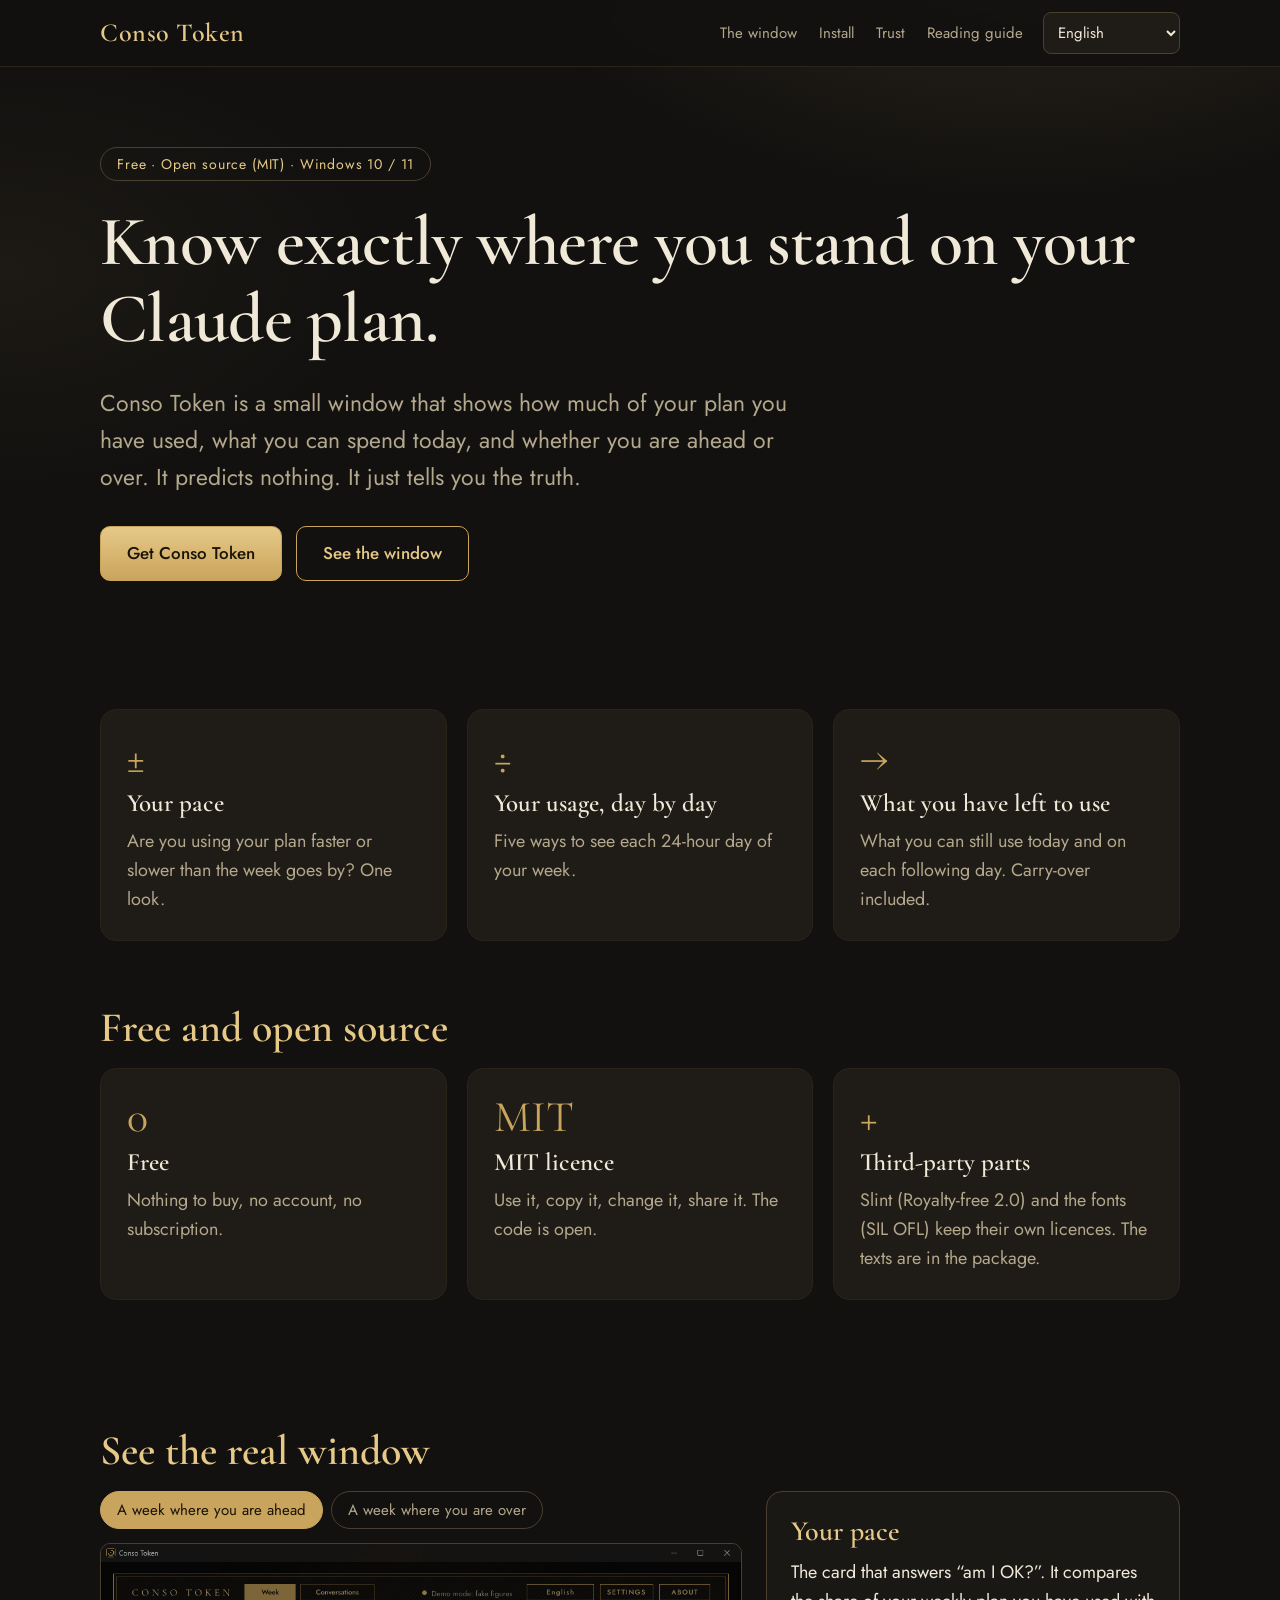
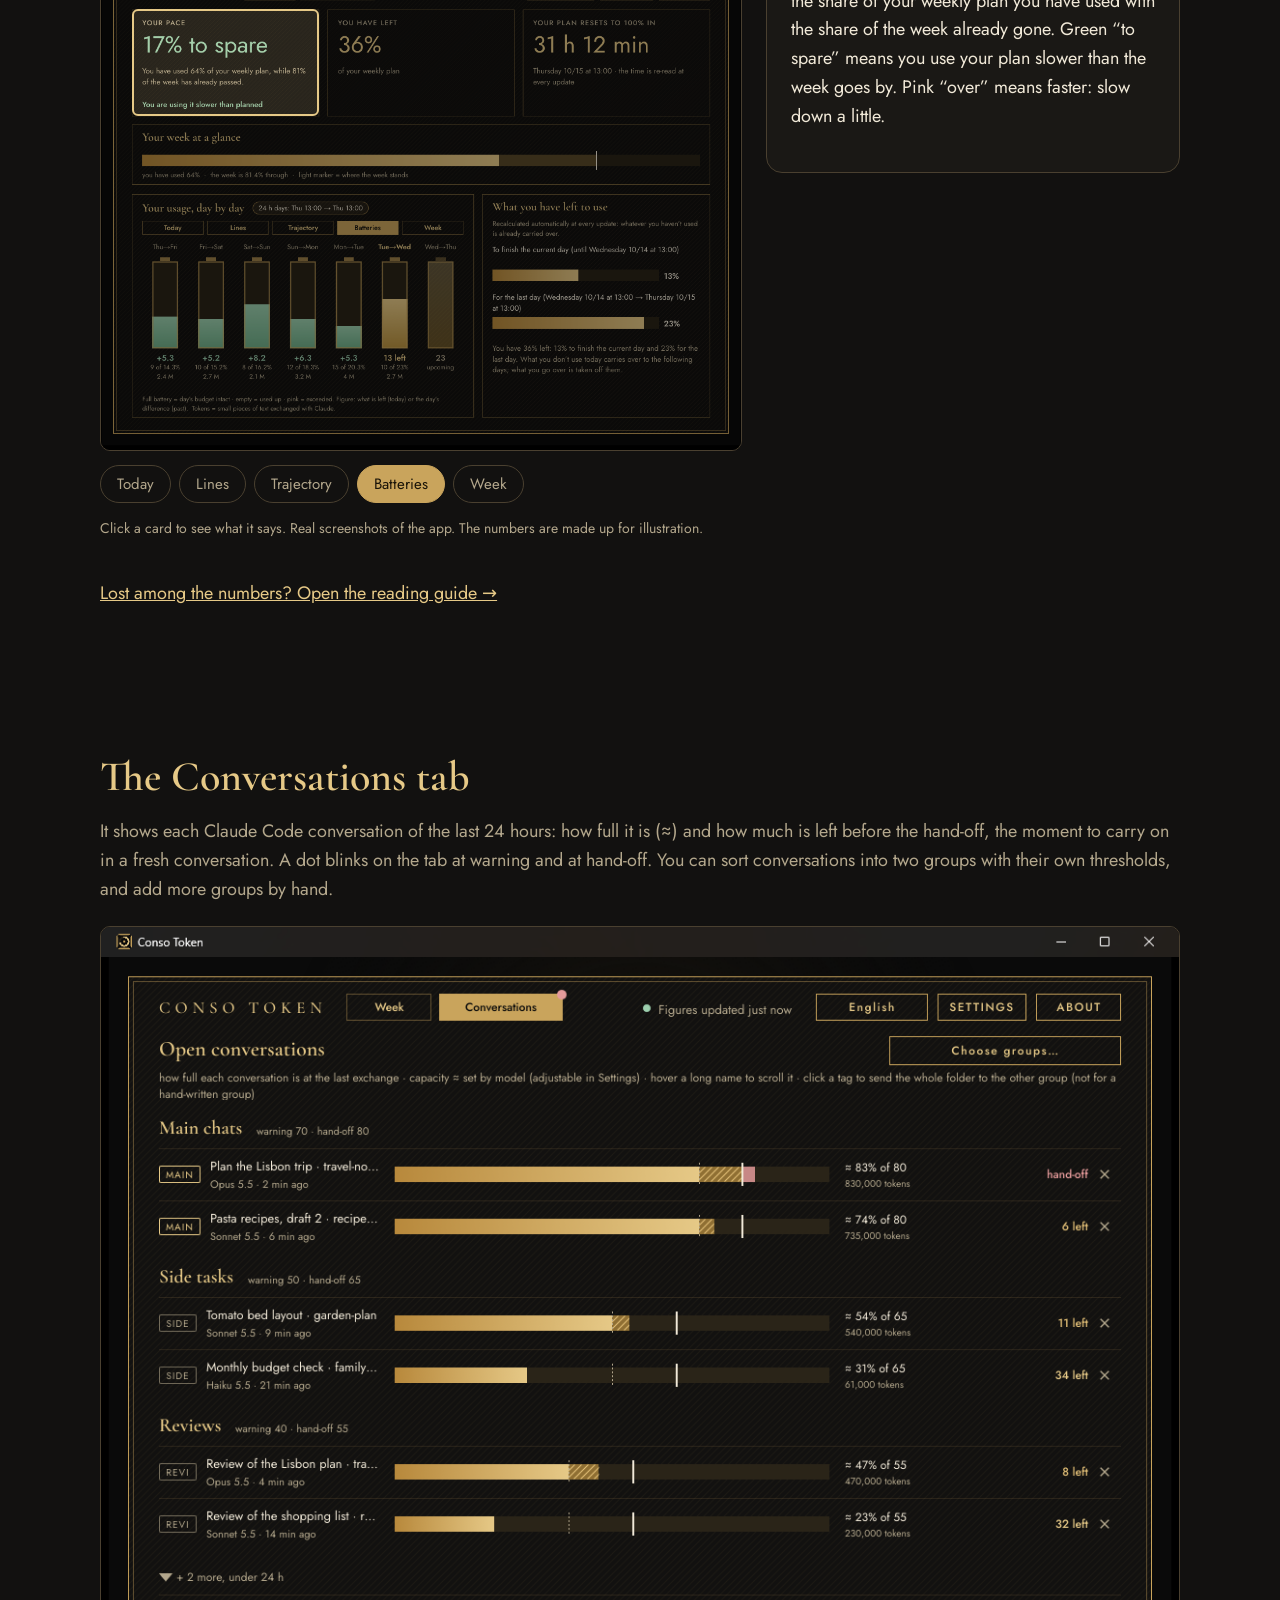
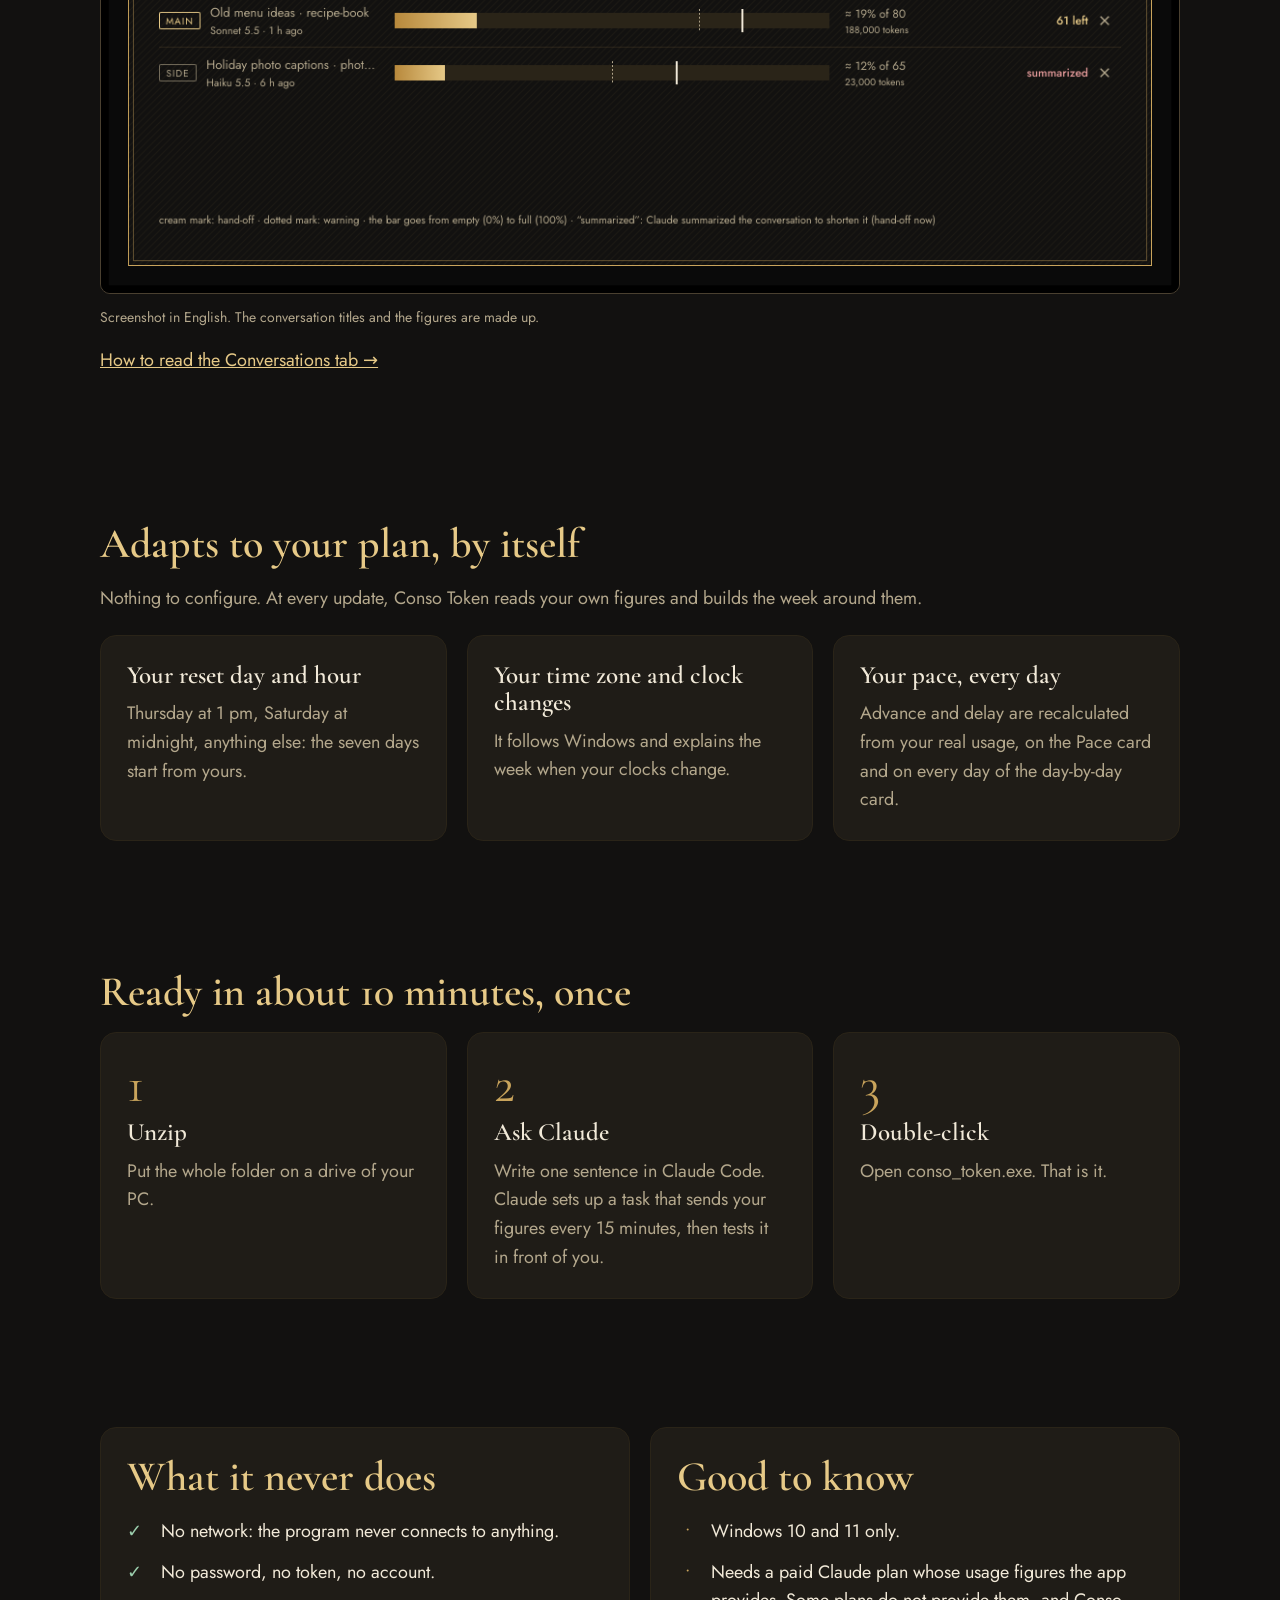
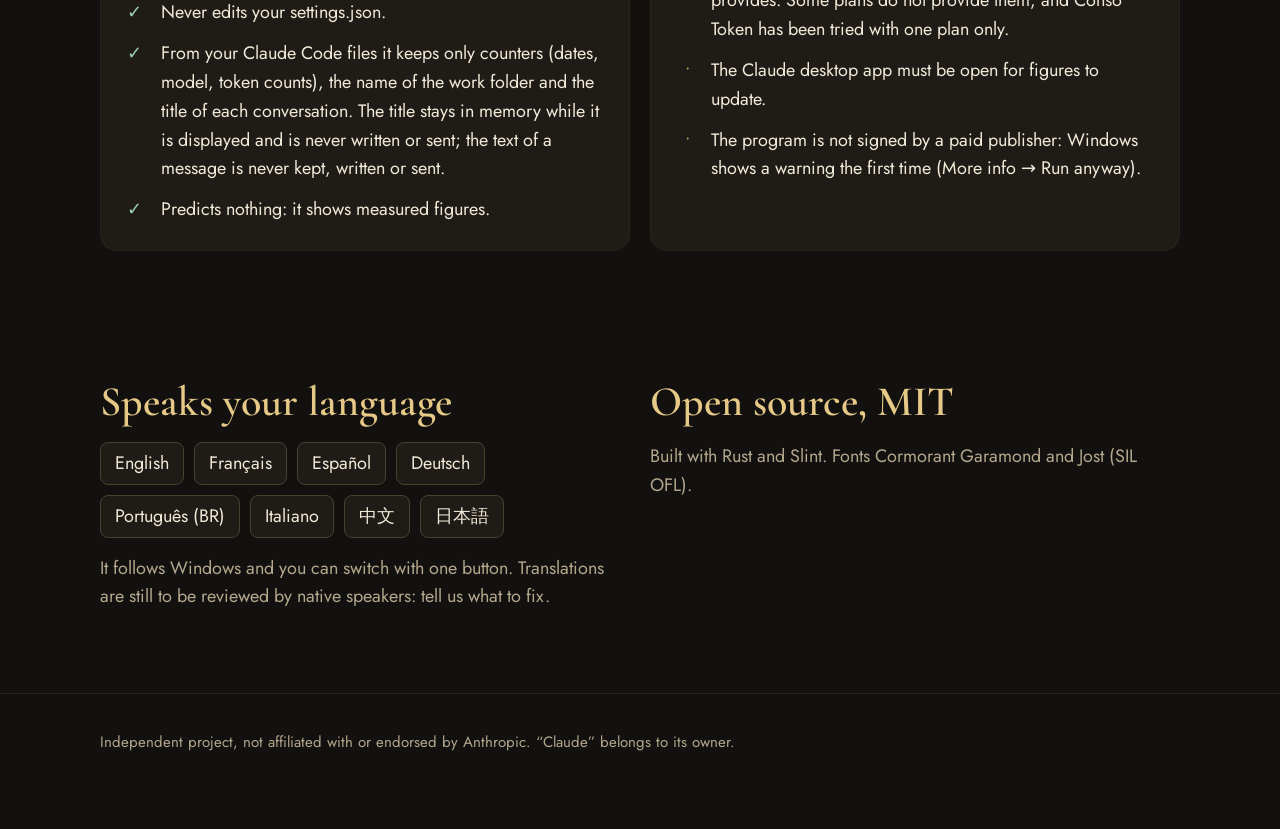
<file: docs/site/index.html>
<!doctype html>
<html lang="en">
<head>
<meta charset="utf-8">
<meta name="viewport" content="width=device-width, initial-scale=1">
<meta name="color-scheme" content="dark">
<title>Conso Token</title>
<meta name="description" content="A small Windows window that shows where you stand on your Claude plan. Free, open source, no network.">
<link rel="stylesheet" href="shared.css">
</head>
<body>
<header class="top">
  <div class="wrap bar">
    <a class="logo" href="#top">Conso Token</a>
    <nav class="links" aria-label="Sections">
      <a href="#tourbloc" data-i="nav_tour">The window</a>
      <a href="#how" data-i="nav_how">Install</a>
      <a href="#trust" data-i="nav_trust">Trust</a>
      <a href="guide.html" data-i="nav_guide">Reading guide</a>
    </nav>
    <select id="lang" aria-label="Language">
      <option value="en" lang="en">English</option>
      <option value="fr" lang="fr">Français</option>
      <option value="es" lang="es">Español</option>
      <option value="de" lang="de">Deutsch</option>
      <option value="pt" lang="pt-BR">Português (BR)</option>
      <option value="it" lang="it">Italiano</option>
      <option value="zh" lang="zh-CN">中文</option>
      <option value="ja" lang="ja">日本語</option>
    </select>
  </div>
</header>

<main id="top">
  <section class="hero">
    <div class="wrap">
      <span class="badge" data-i="badge">Free · Open source · Windows 10 / 11</span>
      <h1 data-i="h1">Know exactly where you stand on your Claude plan.</h1>
      <p class="lead" data-i="lead"></p>
      <div class="btns">
        <a class="btn primary" id="dl" href="#how" data-i="cta_dl">Get Conso Token</a>
        <a class="btn ghost" href="#tourbloc" data-i="cta_see">See the window</a>
      </div>
    </div>
  </section>

  <section>
    <div class="wrap grid3">
      <div class="card"><div class="num">±</div><h3 data-i="k_rythme"></h3><p data-i="hf1_d"></p></div>
      <div class="card"><div class="num">÷</div><h3 data-i="k_jours"></h3><p data-i="hf2_d"></p></div>
      <div class="card"><div class="num">→</div><h3 data-i="k_reste2"></h3><p data-i="hf3_d"></p></div>
    </div>
  </section>

  <section id="free" style="padding-top:0">
    <div class="wrap">
      <h2 data-i="free_t">Free and open source</h2>
      <div class="grid3">
        <div class="card"><div class="num">0</div><h3 data-i="fc1_t"></h3><p data-i="fc1_d"></p></div>
        <div class="card"><div class="num">MIT</div><h3 data-i="fc2_t"></h3><p data-i="fc2_d"></p></div>
        <div class="card"><div class="num">+</div><h3 data-i="fc3_t"></h3><p data-i="fc3_d"></p></div>
      </div>
    </div>
  </section>

  <section id="tourbloc">
    <div class="wrap">
      <h2 data-i="tour_t_h">See the real window</h2>
      <div class="tour" id="tour"></div>
      <p style="margin-top:26px"><a href="guide.html" data-i="guide_cta"></a></p>
    </div>
  </section>

  <section id="conversations">
    <div class="wrap">
      <h2 data-i="conv_t">The Conversations tab</h2>
      <p class="muted" data-i="conv_d"></p>
      <figure style="margin:22px 0 0">
        <div class="frame"><img id="convshot" src="img/conversations.png" width="1116" height="1000" alt="The Conversations tab"></div>
        <figcaption class="hint" data-i="conv_note"></figcaption>
      </figure>
      <p style="margin-top:18px"><a href="guide.html#conversations" data-i="conv_cta"></a></p>
    </div>
  </section>

  <section>
    <div class="wrap">
      <h2 data-i="ap_t">Adapts to your plan, by itself</h2>
      <p class="muted" data-i="ap_d"></p>
      <div class="grid3" style="margin-top:22px">
        <div class="card"><h3 data-i="ap1_t"></h3><p data-i="ap1_d"></p></div>
        <div class="card"><h3 data-i="ap2_t"></h3><p data-i="ap2_d"></p></div>
        <div class="card"><h3 data-i="ap3_t"></h3><p data-i="ap3_d"></p></div>
      </div>
    </div>
  </section>

  <section id="how">
    <div class="wrap">
      <h2 data-i="how_t">Ready in about 10 minutes, once</h2>
      <div class="steps">
        <div class="card"><h3 data-i="s1_t">Unzip</h3><p data-i="s1_d"></p></div>
        <div class="card"><h3 data-i="s2_t">Ask Claude</h3><p data-i="s2_d"></p></div>
        <div class="card"><h3 data-i="s3_t">Double-click</h3><p data-i="s3_d"></p></div>
      </div>
    </div>
  </section>

  <section id="trust">
    <div class="wrap two">
      <div class="card">
        <h2 data-i="trust_t">What it never does</h2>
        <ul class="tick">
          <li data-i="t1"></li><li data-i="t2"></li><li data-i="t3"></li><li data-i="t4"></li><li data-i="t5"></li>
        </ul>
      </div>
      <div class="card">
        <h2 data-i="lim_t">Good to know</h2>
        <ul class="note">
          <li data-i="l1"></li><li data-i="l2"></li><li data-i="l3"></li><li data-i="l4"></li>
        </ul>
      </div>
    </div>
  </section>

  <section>
    <div class="wrap two">
      <div>
        <h2 data-i="lang_t">Speaks your language</h2>
        <div class="langs"><span lang="en">English</span><span lang="fr">Français</span><span lang="es">Español</span><span lang="de">Deutsch</span><span lang="pt-BR">Português (BR)</span><span lang="it">Italiano</span><span lang="zh-CN">中文</span><span lang="ja">日本語</span></div>
        <p class="muted" data-i="lang_d"></p>
      </div>
      <div>
        <h2 data-i="open_t">Open source, MIT</h2>
        <p class="muted" data-i="open_d"></p>
      </div>
    </div>
  </section>
</main>
<footer><div class="wrap"><p data-i="disc"></p></div></footer>

<script src="shared.js"></script>
<script>
// Lien de téléchargement : la dernière release du dépôt (si la constante est vide, le bouton mène à « Install »).
const RELEASES_URL = "https://github.com/91laurent/conso-token/releases/latest";
if (RELEASES_URL) document.getElementById("dl").href = RELEASES_URL;

add("badge", ["Free · Open source (MIT) · Windows 10 / 11", "Gratuit · Open source (MIT) · Windows 10 / 11", "Gratis · Código abierto (MIT) · Windows 10 / 11", "Kostenlos · Open Source (MIT) · Windows 10 / 11", "Grátis · Código aberto (MIT) · Windows 10 / 11", "Gratis · Open source (MIT) · Windows 10 / 11", "免费 · 开源（MIT）· Windows 10 / 11", "無料 · オープンソース（MIT）· Windows 10 / 11"]);
add("free_t", ["Free and open source", "Gratuit et open source", "Gratis y de código abierto", "Kostenlos und Open Source", "Grátis e de código aberto", "Gratis e open source", "免费且开源", "無料でオープンソース"]);
add("fc1_t", ["Free", "Gratuit", "Gratis", "Kostenlos", "Grátis", "Gratis", "免费", "無料"]);
add("fc1_d", ["Nothing to buy, no account, no subscription.", "Rien à acheter, aucun compte, aucun abonnement.", "Nada que comprar, sin cuenta, sin suscripción.", "Nichts zu kaufen, kein Konto, keine Gebühren.", "Nada para comprar, sem conta, sem assinatura.", "Niente da comprare, nessun account, nessun abbonamento.", "无需购买，无需账号，无需订阅。", "購入不要、アカウント不要、サブスクリプション不要。"]);
add("fc2_t", ["MIT licence", "Licence MIT", "Licencia MIT", "MIT-Lizenz", "Licença MIT", "Licenza MIT", "MIT 许可", "MIT ライセンス"]);
add("fc2_d", ["Use it, copy it, change it, share it. The code is open.", "Utilise-la, copie-la, modifie-la, partage-la. Le code est ouvert.", "Úsala, cópiala, modifícala, compártela. El código es abierto.", "Nutze es, kopiere es, ändere es, teile es. Der Code ist offen.", "Use, copie, modifique, compartilhe. O código é aberto.", "Usala, copiala, modificala, condividila. Il codice è aperto.", "可以使用、复制、修改和分享。代码是开放的。", "使う、コピーする、変更する、共有する。コードは公開されています。"]);
add("fc3_t", ["Third-party parts", "Composants tiers", "Componentes de terceros", "Drittkomponenten", "Componentes de terceiros", "Componenti di terze parti", "第三方组件", "サードパーティ部品"]);
add("fc3_d", ["Slint (Royalty-free 2.0) and the fonts (SIL OFL) keep their own licences. The texts are in the package.", "Slint (Royalty-free 2.0) et les polices (SIL OFL) gardent leurs propres licences. Les textes sont dans le paquet.", "Slint (Royalty-free 2.0) y las tipografías (SIL OFL) conservan sus propias licencias. Los textos van en el paquete.", "Slint (Royalty-free 2.0) und die Schriften (SIL OFL) behalten ihre eigenen Lizenzen. Die Texte liegen im Paket.", "Slint (Royalty-free 2.0) e as fontes (SIL OFL) mantêm suas próprias licenças. Os textos estão no pacote.", "Slint (Royalty-free 2.0) e i font (SIL OFL) mantengono le proprie licenze. I testi sono nel pacchetto.", "Slint（Royalty-free 2.0）和字体（SIL OFL）保留各自的许可。许可文本包含在软件包中。", "Slint（Royalty-free 2.0）とフォント（SIL OFL）は、それぞれ独自のライセンスのままです。全文はパッケージに入っています。"]);
add("h1", ["Know exactly where you stand on your Claude plan.", "Sache exactement où tu en es de ton forfait Claude.", "Sabe exactamente cómo vas con tu plan de Claude.", "Wisse genau, wo du mit deinem Claude-Abo stehst.", "Saiba exatamente onde você está no seu plano do Claude.", "Sappi esattamente a che punto sei con il tuo piano Claude.", "清楚知道你的 Claude 套餐用到了哪里。", "Claude プランの現在地を正確に。"]);
add("lead", ["Conso Token is a small window that shows how much of your plan you have used, what you can spend today, and whether you are ahead or over. It predicts nothing. It just tells you the truth.", "Conso Token est une petite fenêtre qui montre combien de ton forfait tu as utilisé, ce que tu peux dépenser aujourd’hui, et si tu as de l’avance ou si tu en fais trop. Elle ne prédit rien. Elle te dit ce qui est.", "Conso Token es una pequeña ventana que muestra cuánto de tu plan has usado, cuánto puedes gastar hoy y si vas con margen o te pasas. No predice nada. Te dice lo que hay.", "Conso Token ist ein kleines Fenster, das zeigt, wie viel von deinem Abo du verbraucht hast, was du heute ausgeben kannst und ob du Spielraum hast oder zu viel verbrauchst. Es sagt nichts voraus. Es zeigt, was ist.", "O Conso Token é uma pequena janela que mostra quanto do seu plano você usou, quanto pode gastar hoje e se está com folga ou acima. Ele não prevê nada. Ele mostra o que é.", "Conso Token è una piccola finestra che mostra quanto del tuo piano hai usato, quanto puoi spendere oggi e se hai margine o stai sforando. Non prevede nulla. Ti dice com’è.", "Conso Token 是一个小窗口，显示你已用了多少套餐、今天还能用多少，以及你是有富余还是已超出。它不做任何预测，只告诉你实际情况。", "Conso Token は、プランをどれだけ使ったか、今日どれだけ使えるか、余裕があるかオーバーしているかを示す小さなウィンドウです。予測はしません。事実だけを見せます。"]);
add("cta_dl", ["Get Conso Token", "Obtenir Conso Token", "Obtener Conso Token", "Conso Token holen", "Baixar o Conso Token", "Scarica Conso Token", "获取 Conso Token", "Conso Token を入手"]);
add("cta_see", ["See the window", "Voir la fenêtre", "Ver la ventana", "Fenster ansehen", "Ver a janela", "Vedi la finestra", "查看窗口", "ウィンドウを見る"]);
add("hf1_d", ["Are you using your plan faster or slower than the week goes by? One look.", "Utilises-tu ton forfait plus vite ou moins vite que la semaine ne passe ? D’un seul coup d’œil.", "¿Usas tu plan más rápido o más despacio de lo que pasa la semana? De un vistazo.", "Verbrauchst du dein Abo schneller oder langsamer, als die Woche vergeht? Auf einen Blick.", "Você usa o plano mais rápido ou mais devagar do que a semana passa? Num relance.", "Usi il piano più in fretta o più lentamente di come passa la settimana? A colpo d’occhio.", "你用额度的速度比一周流逝的速度快还是慢？一眼就知道。", "プランを使うペースは、一週間が進むペースより速い？遅い？ ひと目で分かります。"]);
add("hf2_d", ["Five ways to see each 24-hour day of your week.", "Cinq façons de voir chaque jour de 24 h de ta semaine.", "Cinco formas de ver cada día de 24 h de tu semana.", "Fünf Arten, jeden 24-Stunden-Tag deiner Woche zu sehen.", "Cinco jeitos de ver cada dia de 24 h da sua semana.", "Cinque modi di vedere ogni giorno da 24 h della tua settimana.", "用五种方式查看一周里每个 24 小时的日子。", "一週間の24時間ごとの日を、5つの見せ方で確認できます。"]);
add("hf3_d", ["What you can still use today and on each following day. Carry-over included.", "Ce que tu peux encore consommer aujourd’hui et chaque jour suivant. Report compris.", "Lo que aún puedes consumir hoy y cada día siguiente. Con el arrastre incluido.", "Was du heute und an jedem folgenden Tag noch verbrauchen kannst. Übertrag inbegriffen.", "O que você ainda pode consumir hoje e em cada dia seguinte. Com a transferência incluída.", "Quello che puoi ancora consumare oggi e in ogni giorno successivo. Riporto incluso.", "你今天和之后每一天还能用多少，已包含结转。", "今日と以降の各日にあと何を使えるか。繰り越しも含みます。"]);
add("tour_t_h", ["See the real window", "Vois la vraie fenêtre", "Mira la ventana real", "Sieh dir das echte Fenster an", "Veja a janela de verdade", "Guarda la finestra vera", "看看真实的窗口", "実際のウィンドウを見る"]);
add("guide_cta", ["Lost among the numbers? Open the reading guide →", "Perdu parmi les chiffres ? Ouvre le guide de lecture →", "¿Perdido entre las cifras? Abre la guía de lectura →", "Zwischen den Zahlen verloren? Öffne die Lesehilfe →", "Perdido entre os números? Abra o guia de leitura →", "Perso tra i numeri? Apri la guida alla lettura →", "被数字绕晕了？打开阅读指南 →", "数字で迷ったら、読み方ガイドへ →"]);
add("ap_t", ["Adapts to your plan, by itself", "S’adapte tout seul à ton forfait", "Se adapta solo a tu plan", "Passt sich von selbst an dein Abo an", "Se adapta sozinho ao seu plano", "Si adatta da solo al tuo piano", "自动适应你的套餐", "あなたのプランに自動で合わせます"]);
add("ap_d", ["Nothing to configure. At every update, Conso Token reads your own figures and builds the week around them.", "Rien à régler. À chaque mise à jour, Conso Token lit tes propres chiffres et construit la semaine autour d’eux.", "Nada que configurar. En cada actualización, Conso Token lee tus propias cifras y construye la semana a partir de ellas.", "Nichts einzustellen. Bei jeder Aktualisierung liest Conso Token deine eigenen Zahlen und baut die Woche darum auf.", "Nada para configurar. A cada atualização, o Conso Token lê os seus próprios números e monta a semana em torno deles.", "Niente da impostare. A ogni aggiornamento, Conso Token legge i tuoi dati e costruisce la settimana intorno a essi.", "无需设置。每次更新，Conso Token 都会读取你自己的数据，并围绕它们构建这一周。", "設定は不要です。更新のたびに Conso Token があなた自身の数値を読み取り、それに合わせて一週間を組み立てます。"]);
add("ap1_t", ["Your reset day and hour", "Ton jour et ton heure de remise à zéro", "Tu día y hora de reinicio", "Dein Reset-Tag und deine Uhrzeit", "Seu dia e hora de reinicialização", "Il tuo giorno e la tua ora di reset", "你的重置日期和时间", "あなたのリセットの曜日と時刻"]);
add("ap1_d", ["Thursday at 1 pm, Saturday at midnight, anything else: the seven days start from yours.", "Jeudi 13 h, samedi minuit, ou autre chose : les sept jours partent du tien.", "Jueves a las 13 h, sábado a medianoche, otro: los siete días parten del tuyo.", "Donnerstag 13 Uhr, Samstag Mitternacht oder etwas anderes: Die sieben Tage beginnen bei deinem.", "Quinta às 13 h, sábado à meia-noite, ou outro: os sete dias partem do seu.", "Giovedì alle 13, sabato a mezzanotte o altro: i sette giorni partono dal tuo.", "周四 13 点、周六午夜，或任何其他时间：七天都从你的时间开始算。", "木曜13時でも土曜0時でも、他の時刻でも、7日間はあなたのリセットから始まります。"]);
add("ap2_t", ["Your time zone and clock changes", "Ton fuseau et les changements d’heure", "Tu zona horaria y los cambios de hora", "Deine Zeitzone und Zeitumstellungen", "Seu fuso horário e as mudanças de horário", "Il tuo fuso orario e i cambi d’ora", "你的时区和时间切换", "タイムゾーンと時刻の切り替え"]);
add("ap2_d", ["It follows Windows and explains the week when your clocks change.", "Elle suit Windows et explique la semaine où l’heure change.", "Sigue a Windows y explica la semana en que cambia la hora.", "Es folgt Windows und erklärt die Woche, in der die Uhr umgestellt wird.", "Segue o Windows e explica a semana em que o horário muda.", "Segue Windows e spiega la settimana in cui cambia l’ora.", "跟随 Windows，并在换令时的那一周给出说明。", "Windows に従い、時刻が切り替わる週にはその説明を出します。"]);
add("ap3_t", ["Your pace, every day", "Ton rythme, chaque jour", "Tu ritmo, cada día", "Dein Tempo, jeden Tag", "Seu ritmo, todos os dias", "Il tuo ritmo, ogni giorno", "你的节奏，每天更新", "あなたのペースを毎日"]);
add("ap3_d", ["Advance and delay are recalculated from your real usage, on the Pace card and on every day of the day-by-day card.", "L’avance et le retard sont recalculés sur ta vraie conso, sur la carte « Ton rythme » comme sur chaque jour de la carte jour par jour.", "El margen y el exceso se recalculan con tu consumo real, en la tarjeta «Tu ritmo» y en cada día de la tarjeta día a día.", "Spielraum und Überschreitung werden aus deinem echten Verbrauch neu berechnet, auf der Karte „Dein Tempo“ und an jedem Tag der Tageskarte.", "Folga e excesso são recalculados com o seu consumo real, no cartão “Seu ritmo” e em cada dia do cartão dia a dia.", "Margine e superamento si ricalcolano sul tuo consumo reale, nella scheda «Il tuo ritmo» e in ogni giorno della scheda giorno per giorno.", "富余与超出会按你的真实用量重新计算，体现在“你的节奏”卡片和每日卡片的每一天上。", "余裕とオーバーは実際の使用量から再計算され、「あなたのペース」カードと日ごとのカードの各日に反映されます。"]);
add("how_t", ["Ready in about 10 minutes, once", "Prêt en 10 minutes environ, une seule fois", "Listo en unos 10 minutos, una sola vez", "In etwa 10 Minuten fertig, einmalig", "Pronto em cerca de 10 minutos, uma única vez", "Pronto in circa 10 minuti, una volta sola", "约 10 分钟完成，只需一次", "約 10 分で準備完了（一度だけ）"]);
add("s1_t", ["Unzip", "Décompresse", "Descomprime", "Entpacken", "Descompacte", "Decomprimi", "解压", "展開"]);
add("s1_d", ["Put the whole folder on a drive of your PC.", "Mets tout le dossier sur un disque de ton PC.", "Pon toda la carpeta en un disco de tu PC.", "Lege den ganzen Ordner auf ein Laufwerk deines PCs.", "Coloque a pasta inteira em um disco do seu PC.", "Metti l’intera cartella su un disco del tuo PC.", "把整个文件夹放到电脑的某个磁盘上。", "フォルダー全体を PC のドライブに置きます。"]);
add("s2_t", ["Ask Claude", "Demande à Claude", "Pídeselo a Claude", "Claude bitten", "Peça ao Claude", "Chiedi a Claude", "请 Claude 设置", "Claude に頼む"]);
add("s2_d", ["Write one sentence in Claude Code. Claude sets up a task that sends your figures every 15 minutes, then tests it in front of you.", "Écris une phrase dans Claude Code. Claude crée une tâche qui envoie tes chiffres toutes les 15 minutes, puis l’essaie devant toi.", "Escribe una frase en Claude Code. Claude crea una tarea que envía tus cifras cada 15 minutos y la prueba delante de ti.", "Schreibe einen Satz in Claude Code. Claude richtet eine Aufgabe ein, die alle 15 Minuten deine Zahlen sendet, und testet sie vor deinen Augen.", "Escreva uma frase no Claude Code. O Claude cria uma tarefa que envia seus números a cada 15 minutos e a testa na sua frente.", "Scrivi una frase in Claude Code. Claude crea un’attività che invia i tuoi numeri ogni 15 minuti e la prova davanti a te.", "在 Claude Code 里写一句话。Claude 会创建一个每 15 分钟发送你数据的任务，并当面测试。", "Claude Code に一文を書きます。Claude が 15 分ごとに数値を送るタスクを作り、目の前でテストします。"]);
add("s3_t", ["Double-click", "Double-clique", "Doble clic", "Doppelklick", "Clique duas vezes", "Doppio clic", "双击", "ダブルクリック"]);
add("s3_d", ["Open conso_token.exe. That is it.", "Ouvre conso_token.exe. C’est tout.", "Abre conso_token.exe. Ya está.", "Öffne conso_token.exe. Das war’s.", "Abra o conso_token.exe. Só isso.", "Apri conso_token.exe. Fatto.", "打开 conso_token.exe，就这样。", "conso_token.exe を開くだけです。"]);
add("trust_t", ["What it never does", "Ce qu’elle ne fait jamais", "Lo que nunca hace", "Was es nie tut", "O que ele nunca faz", "Cosa non fa mai", "它绝不会做的事", "決してしないこと"]);
add("t1", ["No network: the program never connects to anything.", "Aucun réseau : le programme ne se connecte à rien.", "Sin red: el programa no se conecta a nada.", "Kein Netzwerk: das Programm verbindet sich mit nichts.", "Sem rede: o programa não se conecta a nada.", "Nessuna rete: il programma non si collega a nulla.", "不联网：程序不会连接任何服务器。", "ネットワーク通信なし。プログラムはどこにも接続しません。"]);
add("t2", ["No password, no token, no account.", "Ni mot de passe, ni jeton, ni compte.", "Sin contraseña, sin token, sin cuenta.", "Kein Passwort, kein Token, kein Konto.", "Sem senha, sem token, sem conta.", "Nessuna password, nessun token, nessun account.", "无需密码、令牌或账号。", "パスワード、トークン、アカウントは不要。"]);
add("t3", ["Never edits your settings.json.", "Ne modifie jamais ton settings.json.", "Nunca modifica tu settings.json.", "Ändert nie deine settings.json.", "Nunca altera o seu settings.json.", "Non modifica mai il tuo settings.json.", "从不修改你的 settings.json。", "settings.json を変更しません。"]);
add("t4", ["From your Claude Code files it keeps only counters (dates, model, token counts), the name of the work folder and the title of each conversation. The title stays in memory while it is displayed and is never written or sent; the text of a message is never kept, written or sent.", "Des fichiers de Claude Code, elle ne retient que des compteurs (dates, modèle, nombre de tokens), le nom du dossier de travail et le titre de chaque conversation. Le titre reste en mémoire le temps de l’affichage, jamais écrit ni envoyé ; le texte d’un message n’est jamais gardé, ni écrit, ni envoyé.", "De los archivos de Claude Code solo conserva contadores (fechas, modelo, número de tokens), el nombre de la carpeta de trabajo y el título de cada conversación. El título queda en memoria mientras se muestra, nunca se escribe ni se envía; el texto de un mensaje nunca se guarda, ni se escribe ni se envía.", "Aus den Claude-Code-Dateien behält es nur Zähler (Datum, Modell, Tokenanzahl), den Namen des Arbeitsordners und den Titel jeder Unterhaltung. Der Titel bleibt nur für die Anzeige im Speicher und wird nie geschrieben oder gesendet; der Text einer Nachricht wird nie behalten, geschrieben oder gesendet.", "Dos arquivos do Claude Code, ele guarda só contadores (datas, modelo, número de tokens), o nome da pasta de trabalho e o título de cada conversa. O título fica na memória enquanto é exibido, nunca é gravado nem enviado; o texto de uma mensagem nunca é guardado, gravado nem enviado.", "Dei file di Claude Code conserva solo contatori (date, modello, numero di token), il nome della cartella di lavoro e il titolo di ogni conversazione. Il titolo resta in memoria finché è mostrato, mai scritto né inviato; il testo di un messaggio non viene mai conservato, scritto né inviato.", "对于 Claude Code 的文件，它只保留计数（日期、模型、token 数量）、工作文件夹名称和每个对话的标题。标题只在显示期间保存在内存中，绝不写入或发送；消息的文字从不保留，也绝不写入或发送。", "Claude Code のファイルから保持するのは、カウンター（日付、モデル、トークン数）、作業フォルダー名、各会話のタイトルだけです。タイトルは表示している間だけメモリに保持し、書き込みも送信もしません。メッセージの文章は保持せず、書き込みも送信もしません。"]);
add("t5", ["Predicts nothing: it shows measured figures.", "Ne prédit rien : elle montre des chiffres mesurés.", "No predice nada: muestra cifras medidas.", "Sagt nichts voraus: es zeigt gemessene Zahlen.", "Não prevê nada: mostra números medidos.", "Non prevede nulla: mostra numeri misurati.", "不做预测：只显示实测数字。", "予測はしません。測定した数値だけを表示します。"]);
add("lim_t", ["Good to know", "Bon à savoir", "Conviene saber", "Gut zu wissen", "Bom saber", "Da sapere", "需要了解", "知っておくこと"]);
add("l1", ["Windows 10 and 11 only.", "Windows 10 et 11 seulement.", "Solo Windows 10 y 11.", "Nur Windows 10 und 11.", "Somente Windows 10 e 11.", "Solo Windows 10 e 11.", "仅支持 Windows 10 和 11。", "Windows 10 と 11 のみ。"]);
add("l2", ["Needs a paid Claude plan whose usage figures the app provides. Some plans do not provide them, and Conso Token has been tried with one plan only.", "Il faut un forfait Claude payant dont l’appli donne les chiffres. Certains forfaits ne les donnent pas, et Conso Token n’a été essayé qu’avec un seul forfait.", "Necesita un plan de pago de Claude cuyas cifras de uso proporcione la app. Algunos planes no las proporcionan, y Conso Token solo se ha probado con un plan.", "Du brauchst ein kostenpflichtiges Claude-Abo, dessen Nutzungszahlen die App liefert. Manche Abos liefern sie nicht, und Conso Token wurde nur mit einem einzigen Abo ausprobiert.", "É preciso um plano pago do Claude cujos números de uso o app forneça. Alguns planos não os fornecem, e o Conso Token só foi testado com um plano.", "Serve un piano Claude a pagamento di cui l’app fornisca i dati di utilizzo. Alcuni piani non li forniscono, e Conso Token è stato provato con un solo piano.", "需要付费的 Claude 套餐，且应用能提供该套餐的用量数据。有些套餐不提供这些数据；Conso Token 只用过一种套餐进行试用。", "アプリが利用状況の数値を提供する有料の Claude プランが必要です。数値が提供されないプランもあり、Conso Token を試したのは1つのプランだけです。"]);
add("l3", ["The Claude desktop app must be open for figures to update.", "L’appli Claude de bureau doit être ouverte pour que les chiffres se mettent à jour.", "La app de escritorio de Claude debe estar abierta para que las cifras se actualicen.", "Die Claude-Desktop-App muss geöffnet sein, damit sich die Zahlen aktualisieren.", "O app Claude para desktop precisa estar aberto para os números se atualizarem.", "L’app desktop di Claude deve essere aperta perché i numeri si aggiornino.", "Claude 桌面应用需保持打开，数字才会更新。", "数値を更新するには Claude デスクトップアプリを開いておく必要があります。"]);
add("l4", ["The program is not signed by a paid publisher: Windows shows a warning the first time (More info → Run anyway).", "Le programme n’est pas signé par un éditeur payant : Windows affiche un avertissement la première fois (Informations complémentaires → Exécuter quand même).", "El programa no está firmado por un editor de pago: Windows muestra un aviso la primera vez (Más información → Ejecutar de todas formas).", "Das Programm ist nicht von einem kostenpflichtigen Herausgeber signiert: Windows zeigt beim ersten Start eine Warnung (Weitere Informationen → Trotzdem ausführen).", "O programa não é assinado por um editor pago: o Windows mostra um aviso na primeira vez (Mais informações → Executar assim mesmo).", "Il programma non è firmato da un editore a pagamento: Windows mostra un avviso la prima volta (Ulteriori informazioni → Esegui comunque).", "本程序未由付费发布者签名：首次运行时 Windows 会显示警告（更多信息 → 仍要运行）。", "有料の発行元による署名はないため、初回は Windows が警告を表示します（詳細情報 → 実行）。"]);
add("lang_t", ["Speaks your language", "Parle ta langue", "Habla tu idioma", "Spricht deine Sprache", "Fala o seu idioma", "Parla la tua lingua", "说你的语言", "あなたの言語で"]);
add("lang_d", ["It follows Windows and you can switch with one button. Translations are still to be reviewed by native speakers: tell us what to fix.", "Elle suit Windows et un bouton permet de changer. Les traductions n’ont pas encore été relues par des locuteurs natifs : dis-nous quoi corriger.", "Sigue el idioma de Windows y un botón permite cambiarlo. Las traducciones aún no las han revisado hablantes nativos: dinos qué corregir.", "Es folgt Windows, ein Knopf wechselt die Sprache. Muttersprachler haben die Übersetzungen noch nicht geprüft: sag uns, was zu korrigieren ist.", "Segue o idioma do Windows e um botão permite trocar. As traduções ainda não foram revisadas por falantes nativos: diga-nos o que corrigir.", "Segue Windows e un pulsante permette di cambiarla. Le traduzioni non sono ancora state riviste da madrelingua: dicci cosa correggere.", "它跟随 Windows 语言，也可用一个按钮切换。翻译尚未经母语者审校，欢迎告诉我们需要修改的地方。", "Windows の言語に従い、ボタンで切り替えられます。翻訳はまだネイティブによる確認前です。修正点があればお知らせください。"]);
add("open_t", ["Open source, MIT", "Open source, MIT", "Código abierto, MIT", "Open Source, MIT", "Código aberto, MIT", "Open source, MIT", "开源，MIT 许可", "オープンソース（MIT）"]);
add("open_d", ["Built with Rust and Slint. Fonts Cormorant Garamond and Jost (SIL OFL).", "Construite avec Rust et Slint. Polices Cormorant Garamond et Jost (SIL OFL).", "Hecha con Rust y Slint. Tipografías Cormorant Garamond y Jost (SIL OFL).", "Gebaut mit Rust und Slint. Schriften Cormorant Garamond und Jost (SIL OFL).", "Feito com Rust e Slint. Fontes Cormorant Garamond e Jost (SIL OFL).", "Costruita con Rust e Slint. Font Cormorant Garamond e Jost (SIL OFL).", "使用 Rust 和 Slint 构建。字体 Cormorant Garamond 与 Jost（SIL OFL）。", "Rust と Slint で作られています。フォントは Cormorant Garamond と Jost（SIL OFL）。"]);
add("disc", ["Independent project, not affiliated with or endorsed by Anthropic. “Claude” belongs to its owner.", "Projet indépendant, non affilié à Anthropic ni approuvé par Anthropic. « Claude » appartient à son propriétaire.", "Proyecto independiente, sin afiliación ni respaldo de Anthropic. «Claude» pertenece a su propietario.", "Unabhängiges Projekt, weder mit Anthropic verbunden noch von Anthropic unterstützt. „Claude“ gehört seinem Inhaber.", "Projeto independente, sem afiliação nem aprovação da Anthropic. “Claude” pertence ao seu proprietário.", "Progetto indipendente, non affiliato né approvato da Anthropic. «Claude» appartiene al suo proprietario.", "独立项目，与 Anthropic 无隶属关系，也未获 Anthropic 认可。“Claude”归其所有者所有。", "独立したプロジェクトであり、Anthropic とは無関係で、Anthropic の承認も受けていません。「Claude」はその所有者に帰属します。"]);
add("conv_t", ["The Conversations tab", "L’onglet Conversations", "La pestaña Conversaciones", "Der Reiter Unterhaltungen", "A aba Conversas", "La scheda Conversazioni", "“对话”页", "「会話」タブ"]);
add("conv_d", ["It shows each Claude Code conversation of the last 24 hours: how full it is (≈) and how much is left before the hand-off, the moment to carry on in a fresh conversation. A dot blinks on the tab at warning and at hand-off. You can sort conversations into two groups with their own thresholds, and add more groups by hand.", "Il montre chaque conversation Claude Code des dernières 24 heures : à quel point elle est pleine (≈) et ce qu’il reste avant la passation, le moment de continuer dans une conversation neuve. Un point clignote sur l’onglet à l’attention et à la passation. Tu peux ranger tes conversations en deux groupes, chacun avec ses seuils, et en ajouter d’autres à la main.", "Muestra cada conversación de Claude Code de las últimas 24 horas: cuán llena está (≈) y cuánto queda antes del relevo, el momento de seguir en una conversación nueva. Un punto parpadea en la pestaña en la atención y en el relevo. Puedes ordenar las conversaciones en dos grupos, cada uno con sus umbrales, y añadir más grupos a mano.", "Er zeigt jede Claude-Code-Unterhaltung der letzten 24 Stunden: wie voll sie ist (≈) und wie viel bis zur Übergabe bleibt, dem Moment, in einer frischen Unterhaltung weiterzumachen. Bei „Achtung“ und bei „Übergabe“ blinkt ein Punkt auf dem Reiter. Du kannst die Unterhaltungen in zwei Gruppen mit eigenen Schwellen einteilen und weitere Gruppen von Hand hinzufügen.", "Ela mostra cada conversa do Claude Code das últimas 24 horas: o quanto está cheia (≈) e quanto falta para a transferência, o momento de continuar numa conversa nova. Um ponto pisca na aba na atenção e na transferência. Você pode organizar as conversas em dois grupos, cada um com seus limites, e acrescentar mais grupos à mão.", "Mostra ogni conversazione di Claude Code delle ultime 24 ore: quanto è piena (≈) e quanto manca alla consegna, il momento di proseguire in una conversazione nuova. Un punto lampeggia sulla scheda all’attenzione e alla consegna. Puoi dividere le conversazioni in due gruppi, ciascuno con le sue soglie, e aggiungere altri gruppi a mano.", "它显示最近 24 小时内的每个 Claude Code 对话：已经占了多少（≈），以及离“交接”还剩多少——交接就是该换一个新对话继续的时刻。到达“注意”和“交接”时，标签上的圆点会闪烁。你可以把对话分成两组，每组有各自的阈值，还可以手写添加更多分组。", "直近24時間の Claude Code の会話ごとに、どれだけ埋まっているか（≈）と、引き継ぎ（新しい会話に移って続けるタイミング）までの残りを表示します。注意と引き継ぎになると、タブのドットが点滅します。会話はしきい値の異なる2つのグループに分けられ、手書きでグループを増やすこともできます。"]);
add("conv_cta", ["How to read the Conversations tab →", "Lire l’onglet Conversations →", "Cómo leer la pestaña Conversaciones →", "So liest du den Reiter Unterhaltungen →", "Como ler a aba Conversas →", "Come leggere la scheda Conversazioni →", "如何阅读“对话”页 →", "「会話」タブの読み方 →"]);
demarrer(() => { $("convshot").alt = t("conv_alt"); });
</script>
</body>
</html>
</file>
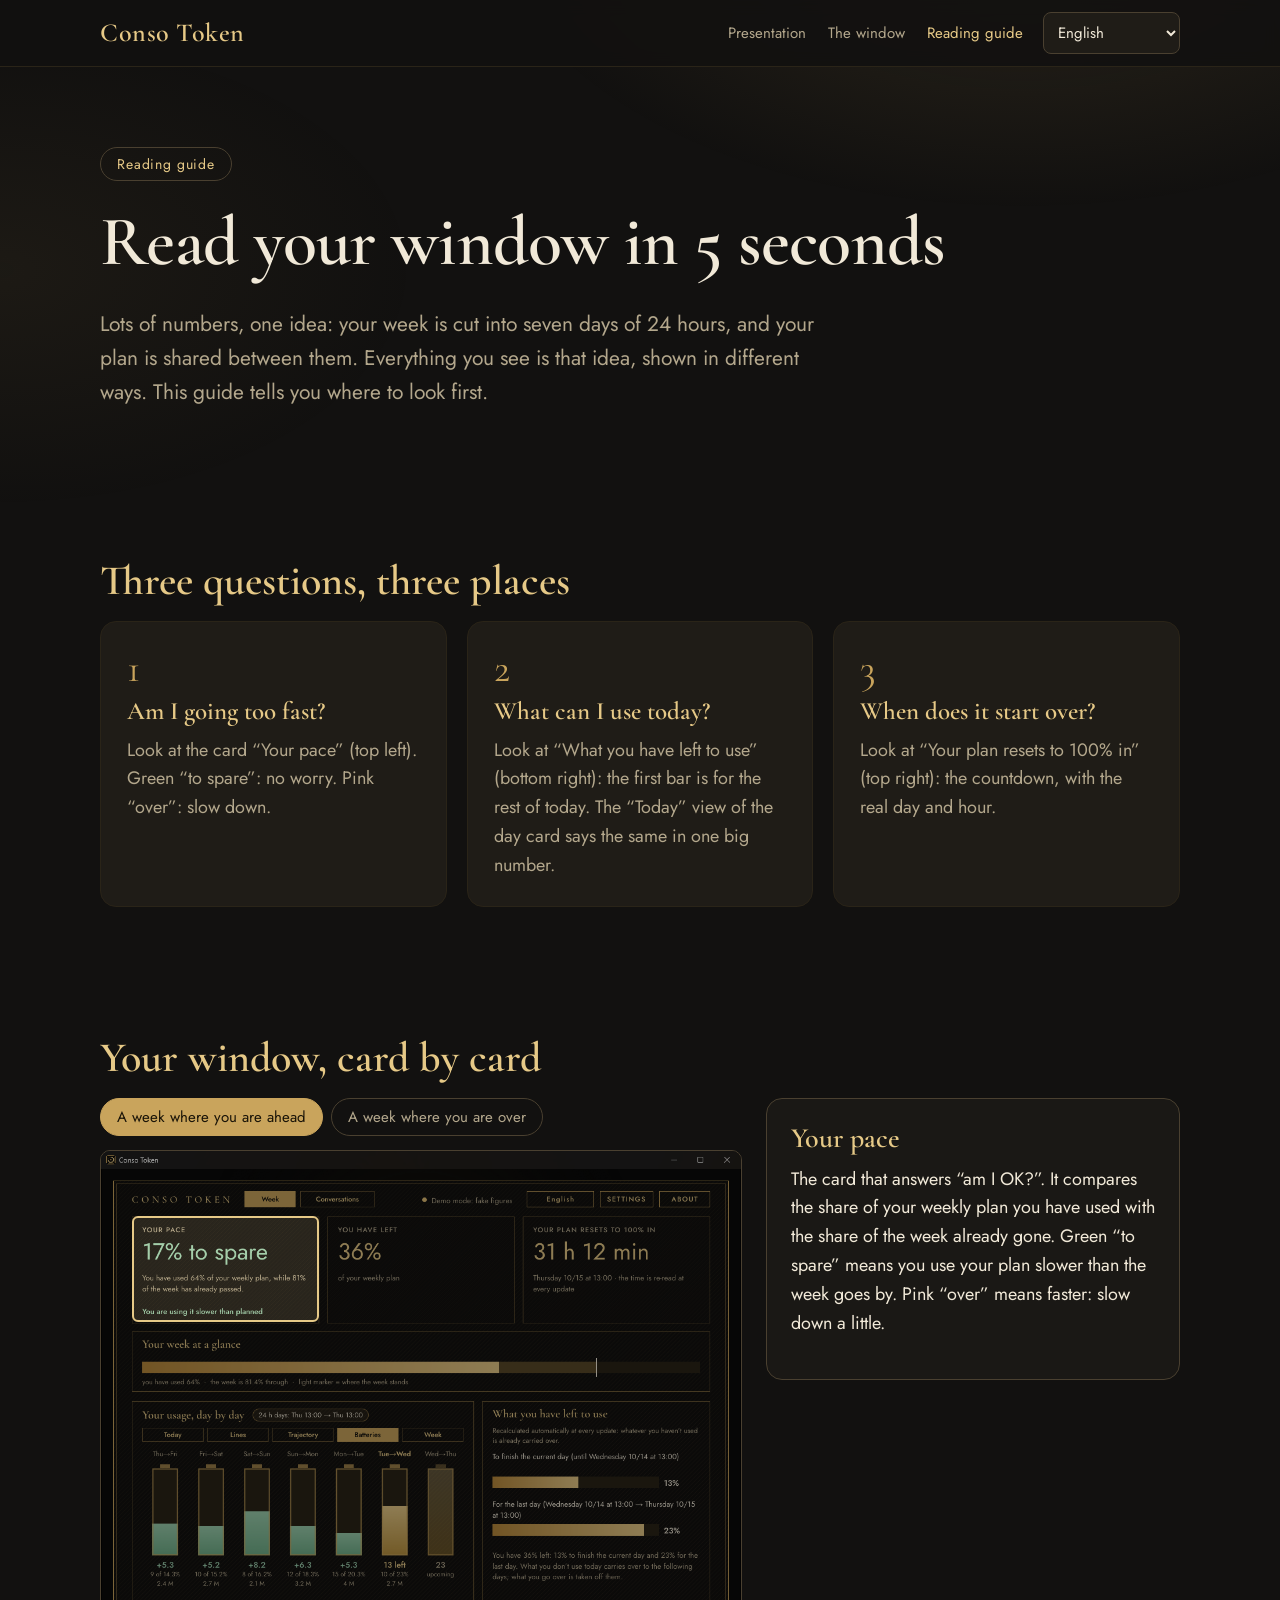
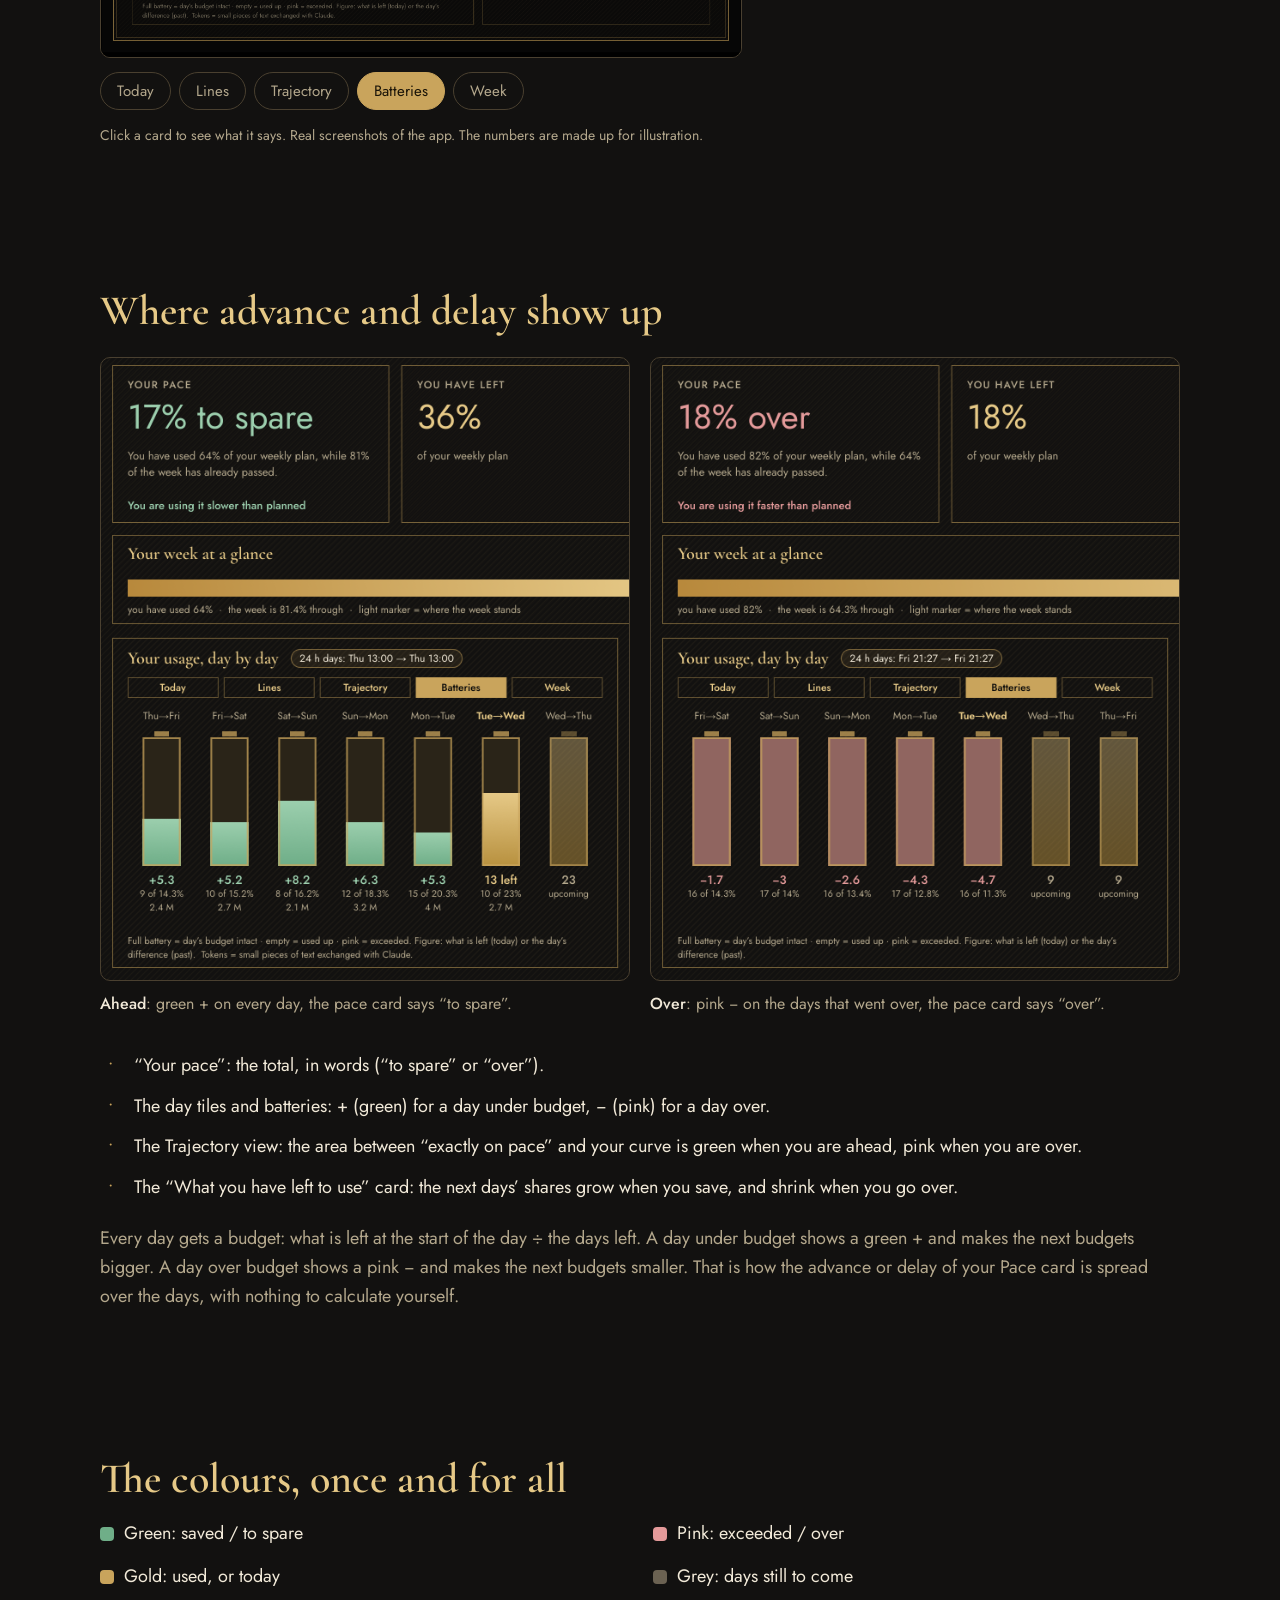
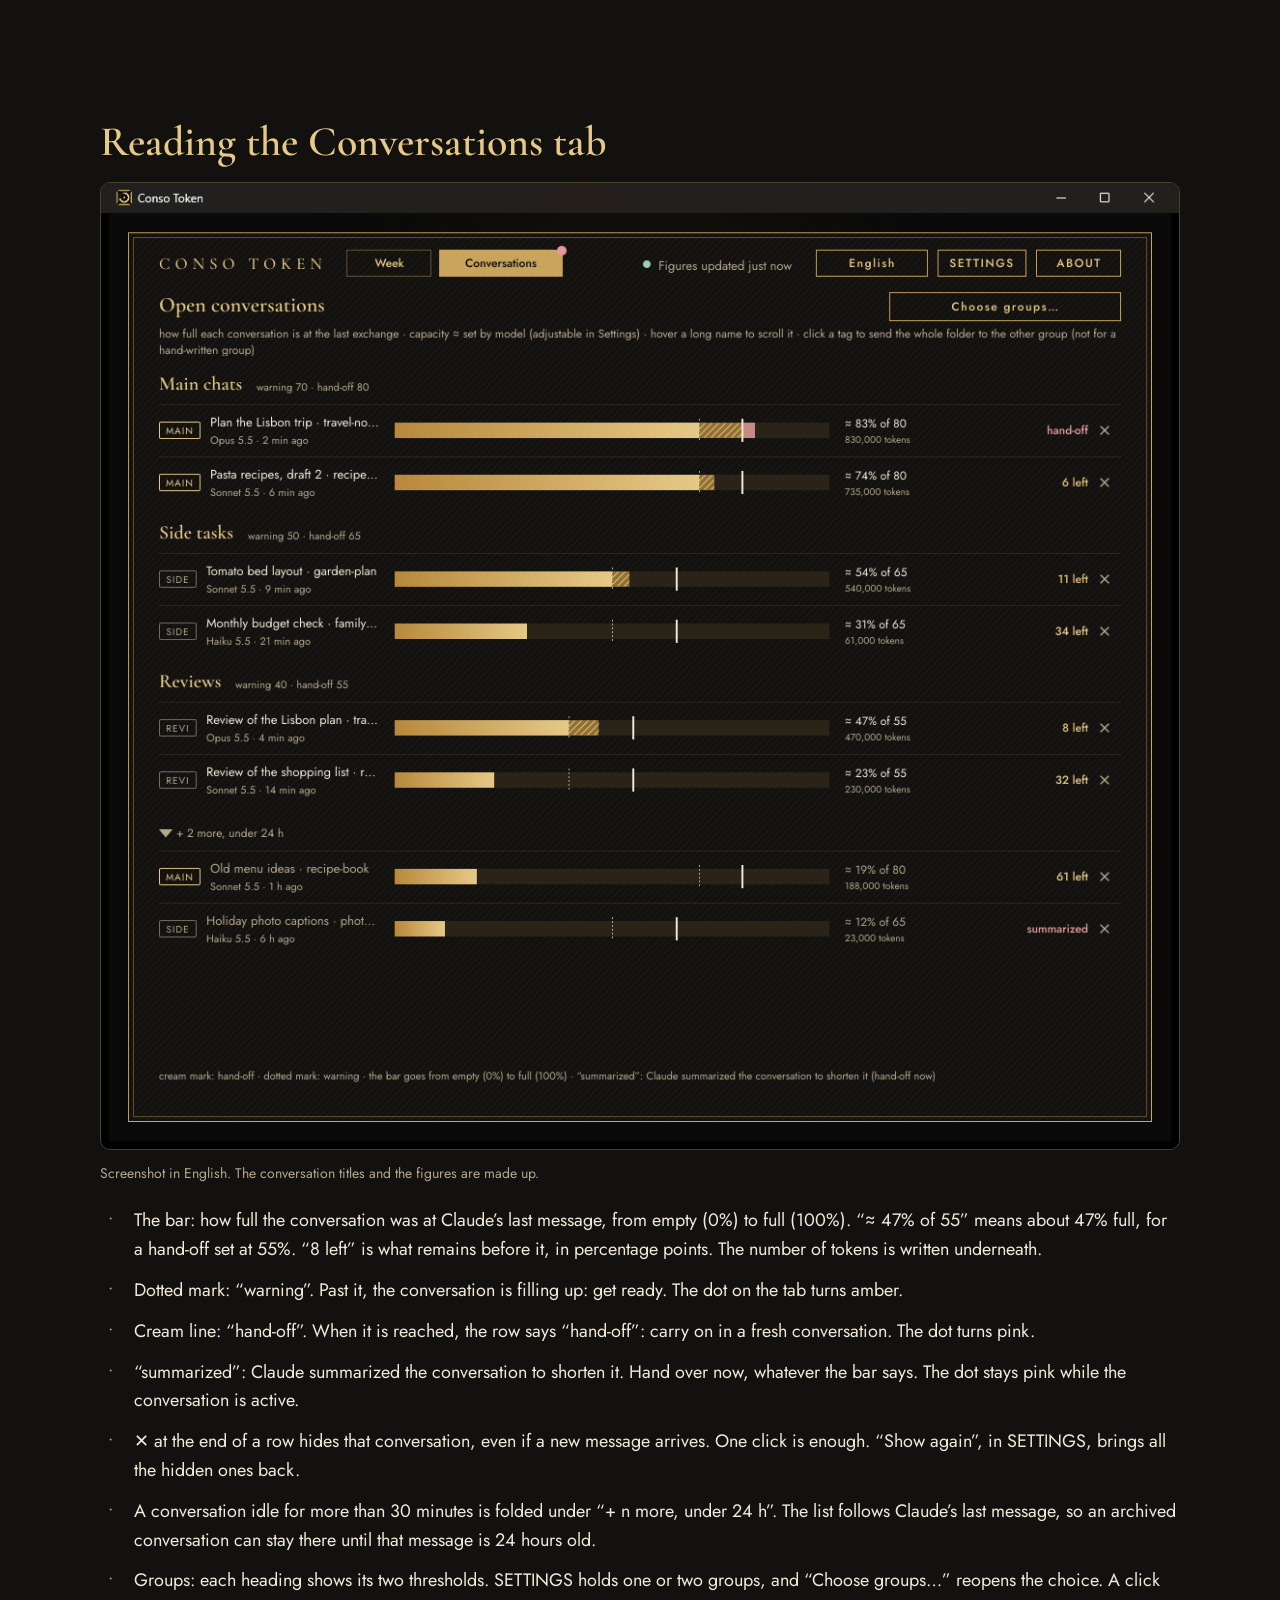
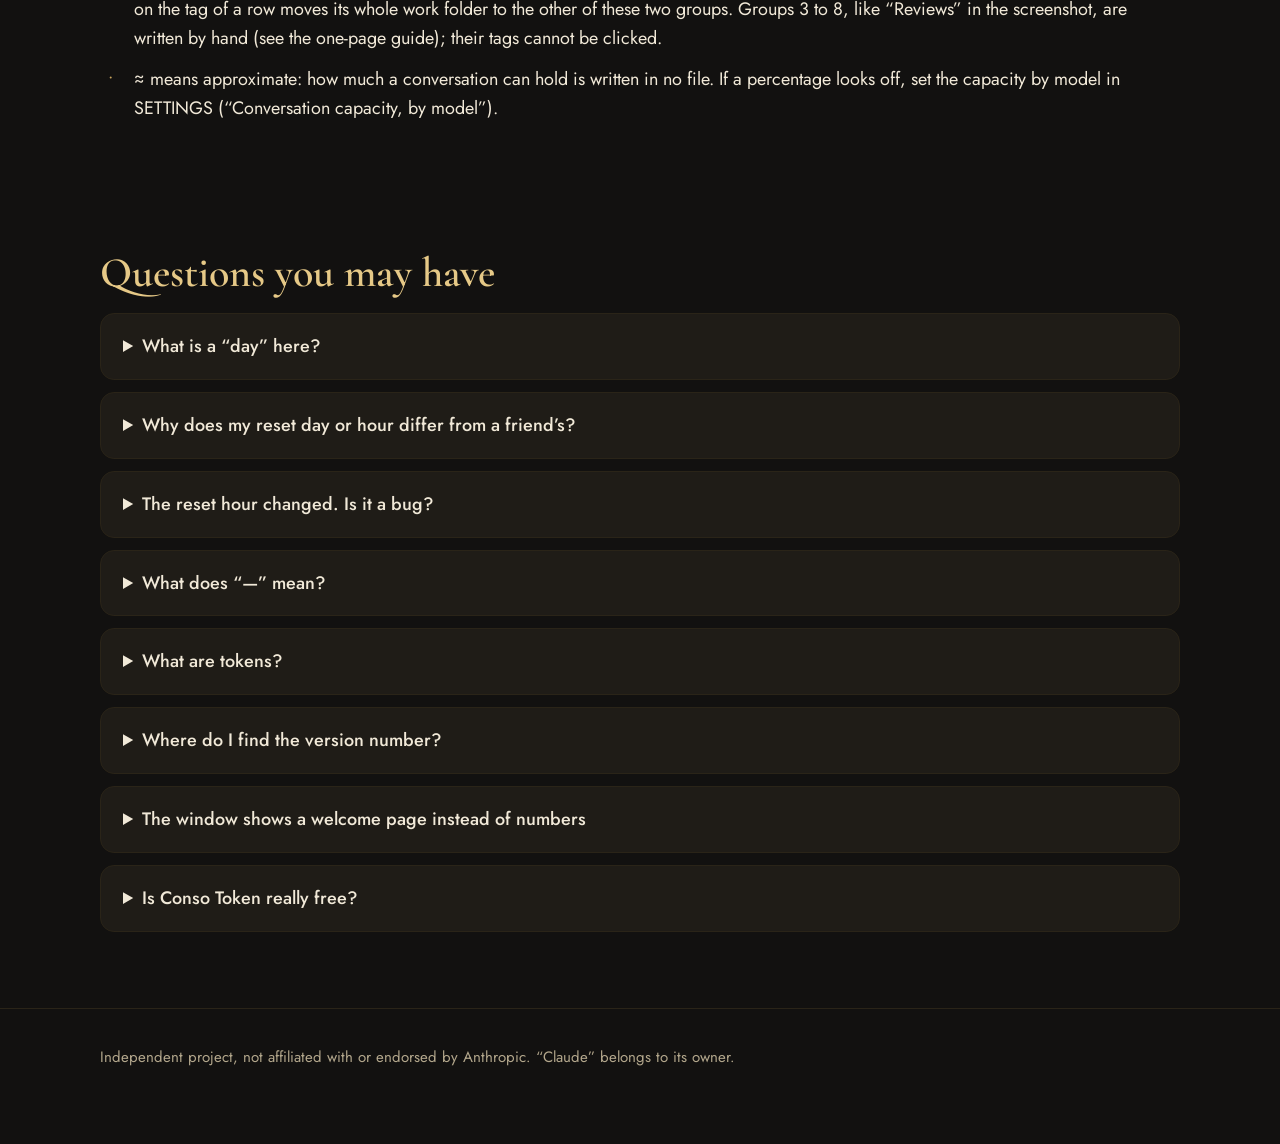
<file: docs/site/guide.html>
<!doctype html>
<html lang="en">
<head>
<meta charset="utf-8">
<meta name="viewport" content="width=device-width, initial-scale=1">
<meta name="color-scheme" content="dark">
<title>Conso Token guide</title>
<meta name="description" content="How to read the Conso Token window in 5 seconds, card by card.">
<link rel="stylesheet" href="shared.css">
<style>
.q h3 { color: var(--gold2); }
.q .num { font-size: 40px; }
.cmp { display: grid; grid-template-columns: 1fr 1fr; gap: 20px; margin: 22px 0 34px; }
.crop { width: 100%; aspect-ratio: 615 / 725; background-repeat: no-repeat; background-size: 179.2% auto; background-position: 8.2% 71.4%; border: 1px solid var(--line2); border-radius: 10px; background-color: #000; }
.cmp figcaption { margin-top: 10px; color: var(--muted); font-size: 16px; }
.cmp figcaption b { color: var(--text); font-weight: 500; }
.sw { display: inline-block; width: 14px; height: 14px; border-radius: 4px; margin-right: 10px; vertical-align: -1px; }
.cols { display: grid; grid-template-columns: repeat(2, 1fr); gap: 14px 26px; }
.cols div { display: flex; align-items: center; }
details { background: var(--card); border: 1px solid var(--line); border-radius: 14px; padding: 4px 22px; margin-bottom: 12px; }
summary { cursor: pointer; padding: 14px 0; font-weight: 500; }
details p { color: var(--muted); }
details img { width: 100%; max-width: 640px; height: 230px; object-fit: cover; object-position: top; border: 1px solid var(--line2); border-radius: 8px; margin-bottom: 14px; }
.vers { display: grid; grid-template-columns: 1fr 1fr; gap: 16px; margin: 6px 0 16px; }
.crop2 { position: relative; width: 100%; background-repeat: no-repeat; background-color: #000; border: 1px solid var(--line2); border-radius: 8px; }
.crop2 i { position: absolute; border: 2px solid var(--gold2); border-radius: 6px; box-shadow: 0 0 0 3px rgba(230,201,135,.25); }
/* haut droite de la fenêtre : le bouton « À propos » (zone 540..1060 x 55..115 de la capture 1102 x 872) */
.crop2.a { aspect-ratio: 520 / 60; background-size: 211.9% auto; background-position: 92.8% 6.8%; }
.crop2.a i { left: 79.4%; top: 21.7%; width: 18.5%; height: 50%; }
/* écran « À propos » : la ligne de version (zone 50..700 x 80..215) */
.crop2.b { aspect-ratio: 650 / 135; background-size: 169.5% auto; background-position: 11.1% 10.9%; }
.crop2.b i { left: 2.2%; top: 49%; width: 20%; height: 15%; }
@media (max-width: 860px) { .cmp, .cols, .vers { grid-template-columns: 1fr; } }
</style>
</head>
<body>
<header class="top">
  <div class="wrap bar">
    <a class="logo" href="index.html">Conso Token</a>
    <nav class="links" aria-label="Sections">
      <a href="index.html" data-i="nav_home">Presentation</a>
      <a href="#tour" data-i="nav_tour">The window</a>
      <a href="guide.html" aria-current="page" data-i="nav_guide">Reading guide</a>
    </nav>
    <select id="lang" aria-label="Language">
      <option value="en" lang="en">English</option>
      <option value="fr" lang="fr">Français</option>
      <option value="es" lang="es">Español</option>
      <option value="de" lang="de">Deutsch</option>
      <option value="pt" lang="pt-BR">Português (BR)</option>
      <option value="it" lang="it">Italiano</option>
      <option value="zh" lang="zh-CN">中文</option>
      <option value="ja" lang="ja">日本語</option>
    </select>
  </div>
</header>

<main>
  <section class="hero">
    <div class="wrap">
      <span class="badge" data-i="nav_guide">Reading guide</span>
      <h1 data-i="g_h1">Read your window in 5 seconds</h1>
      <p class="lead muted" style="max-width:56ch;font-size:21px" data-i="g_lead"></p>
    </div>
  </section>

  <section>
    <div class="wrap">
      <h2 data-i="q_t">Three questions, three places</h2>
      <div class="grid3 q">
        <div class="card"><div class="num">1</div><h3 data-i="q1_t"></h3><p data-i="q1_d"></p></div>
        <div class="card"><div class="num">2</div><h3 data-i="q2_t"></h3><p data-i="q2_d"></p></div>
        <div class="card"><div class="num">3</div><h3 data-i="q3_t"></h3><p data-i="q3_d"></p></div>
      </div>
    </div>
  </section>

  <section id="tourbloc">
    <div class="wrap">
      <h2 data-i="tour_t_g">Your window, card by card</h2>
      <div class="tour" id="tour"></div>
    </div>
  </section>

  <section>
    <div class="wrap">
      <h2 data-i="ad_places_t">Where advance and delay show up</h2>
      <figure class="cmp" style="margin-inline:0">
        <div><div class="crop" id="cropA" role="img"></div><figcaption data-i="cmp_a"></figcaption></div>
        <div><div class="crop" id="cropB" role="img"></div><figcaption data-i="cmp_b"></figcaption></div>
      </figure>
      <ul class="note">
        <li data-i="p1"></li><li data-i="p2"></li><li data-i="p3"></li><li data-i="p4"></li>
      </ul>
      <p class="muted" style="margin-top:22px" data-i="adapt_d"></p>
    </div>
  </section>

  <section>
    <div class="wrap">
      <h2 data-i="col_t">The colours, once and for all</h2>
      <div class="cols">
        <div><span class="sw" style="background:var(--ok2)"></span><span data-i="c_green"></span></div>
        <div><span class="sw" style="background:var(--bad)"></span><span data-i="c_pink"></span></div>
        <div><span class="sw" style="background:var(--gold)"></span><span data-i="c_gold"></span></div>
        <div><span class="sw" style="background:#6b6252"></span><span data-i="c_grey"></span></div>
      </div>
    </div>
  </section>

  <section id="conversations">
    <div class="wrap">
      <h2 data-i="cg_t">Reading the Conversations tab</h2>
      <figure style="margin:0 0 22px">
        <div class="frame"><img id="convshot" src="img/conversations.png" width="1116" height="1000" alt="The Conversations tab"></div>
        <figcaption class="hint" data-i="conv_note"></figcaption>
      </figure>
      <ul class="note">
        <li data-i="cg_bar"></li><li data-i="cg_warn"></li><li data-i="cg_pass"></li><li data-i="cg_sum"></li><li data-i="cg_x"></li><li data-i="cg_more"></li><li data-i="cg_grp"></li><li data-i="cg_approx"></li>
      </ul>
    </div>
  </section>

  <section>
    <div class="wrap">
      <h2 data-i="faq_t">Questions you may have</h2>
      <details><summary data-i="f1_q"></summary><p data-i="f1_a"></p></details>
      <details><summary data-i="f2_q"></summary><p data-i="f2_a"></p></details>
      <details><summary data-i="f3_q"></summary><p data-i="f3_a"></p></details>
      <details><summary data-i="f4_q"></summary><p data-i="f4_a"></p></details>
      <details><summary data-i="f5_q"></summary><p data-i="f5_a"></p></details>
      <details id="version"><summary data-i="f7_q"></summary>
        <div class="vers">
          <div class="v1"><div class="crop2 a" id="vA" role="img"><i></i></div></div>
          <div class="v1"><div class="crop2 b" id="vB" role="img"><i></i></div></div>
        </div>
        <p data-i="f7_a"></p>
      </details>
      <details><summary data-i="f6_q"></summary><img id="premiere" alt="" width="560"><p data-i="f6_a"></p></details>
      <details><summary data-i="f8_q"></summary><p data-i="f8_a"></p></details>
    </div>
  </section>
</main>
<footer><div class="wrap"><p data-i="disc"></p></div></footer>

<script src="shared.js"></script>
<script>
add("g_h1", ["Read your window in 5 seconds", "Lis ta fenêtre en 5 secondes", "Lee tu ventana en 5 segundos", "Lies dein Fenster in 5 Sekunden", "Leia sua janela em 5 segundos", "Leggi la tua finestra in 5 secondi", "5 秒读懂你的窗口", "5秒でウィンドウを読む"]);
add("g_lead", ["Lots of numbers, one idea: your week is cut into seven days of 24 hours, and your plan is shared between them. Everything you see is that idea, shown in different ways. This guide tells you where to look first.", "Beaucoup de chiffres, une seule idée : ta semaine est coupée en sept jours de 24 h, et ton forfait est partagé entre eux. Tout ce que tu vois est cette idée, montrée de plusieurs façons. Ce guide te dit où regarder d’abord.", "Muchas cifras, una sola idea: tu semana se divide en siete días de 24 h y tu plan se reparte entre ellos. Todo lo que ves es esa idea, mostrada de varias formas. Esta guía te dice dónde mirar primero.", "Viele Zahlen, ein einziger Gedanke: Deine Woche ist in sieben Tage zu je 24 Stunden geteilt, und dein Kontingent wird auf sie verteilt. Alles, was du siehst, ist dieser Gedanke in verschiedenen Darstellungen. Diese Lesehilfe sagt dir, wohin du zuerst schaust.", "Muitos números, uma só ideia: sua semana é dividida em sete dias de 24 h, e seu plano é repartido entre eles. Tudo o que você vê é essa ideia, mostrada de vários jeitos. Este guia diz onde olhar primeiro.", "Tanti numeri, una sola idea: la tua settimana è divisa in sette giorni da 24 ore e il tuo piano è ripartito tra loro. Tutto ciò che vedi è quell’idea, mostrata in modi diversi. Questa guida ti dice dove guardare per prima cosa.", "数字很多，想法只有一个：你的一周被分成七个 24 小时的日子，你的额度分摊在这些日子里。你看到的一切，都是这个想法的不同呈现。本指南告诉你先看哪里。", "数字はたくさんありますが、考え方は一つです。一週間を24時間ずつ7日に分け、プランをその7日で分け合います。画面にあるものはすべて、その考え方を別の形で見せているだけです。まずどこを見ればよいかをご案内します。"]);
add("q_t", ["Three questions, three places", "Trois questions, trois endroits", "Tres preguntas, tres lugares", "Drei Fragen, drei Stellen", "Três perguntas, três lugares", "Tre domande, tre posti", "三个问题，三个位置", "3つの疑問、3つの場所"]);
add("q1_t", ["Am I going too fast?", "Est-ce que je vais trop vite ?", "¿Voy demasiado rápido?", "Bin ich zu schnell?", "Estou indo rápido demais?", "Sto andando troppo in fretta?", "我是不是用得太快？", "ペースが速すぎない？"]);
add("q1_d", ["Look at the card “Your pace” (top left). Green “to spare”: no worry. Pink “over”: slow down.", "Regarde la carte « Ton rythme » (en haut à gauche). Vert « d’avance » : aucun souci. Rose « de trop » : ralentis.", "Mira la tarjeta «Tu ritmo» (arriba a la izquierda). Verde «de margen»: tranquilo. Rosa «de más»: frena.", "Schau auf die Karte „Dein Tempo“ (oben links). Grün „Spielraum“: alles gut. Rosa „zu viel“: bremse.", "Veja o cartão “Seu ritmo” (no alto, à esquerda). Verde “de folga”: sem problema. Rosa “a mais”: desacelere.", "Guarda la scheda «Il tuo ritmo» (in alto a sinistra). Verde «di margine»: nessun problema. Rosa «in più»: rallenta.", "看左上角的“你的节奏”卡片。绿色“富余”：没问题。粉色“超出”：放慢一点。", "左上の「あなたのペース」カードを見ます。緑の「余裕」なら安心、ピンクの「オーバー」なら控えめに。"]);
add("q2_t", ["What can I use today?", "Que puis-je consommer aujourd’hui ?", "¿Cuánto puedo consumir hoy?", "Was kann ich heute verbrauchen?", "Quanto posso consumir hoje?", "Quanto posso consumare oggi?", "我今天能用多少？", "今日はどれだけ使える？"]);
add("q2_d", ["Look at “What you have left to use” (bottom right): the first bar is for the rest of today. The “Today” view of the day card says the same in one big number.", "Regarde « Ce qu’il te reste à consommer » (en bas à droite) : la première barre, c’est le reste d’aujourd’hui. La vue « Aujourd’hui » de la carte jour par jour le dit en un grand chiffre.", "Mira «Lo que te queda por consumir» (abajo a la derecha): la primera barra es lo que queda de hoy. La vista «Hoy» de la tarjeta día a día lo dice con una cifra grande.", "Schau auf „Was du noch verbrauchen kannst“ (unten rechts): Der erste Balken ist der Rest von heute. Die Ansicht „Heute“ der Tageskarte sagt es mit einer großen Zahl.", "Veja “O que resta para consumir” (embaixo, à direita): a primeira barra é o que sobra de hoje. A vista “Hoje” do cartão dia a dia diz isso com um número grande.", "Guarda «Quello che ti resta da consumare» (in basso a destra): la prima barra è ciò che resta di oggi. La vista «Oggi» della scheda giorno per giorno lo dice con un numero grande.", "看右下角的“剩余可用额度”：第一条就是今天还剩的部分。每日卡片里的“今天”视图用一个大数字告诉你。", "右下の「残りの使用可能量」を見ます。1本目のバーが今日の残りです。日ごとのカードの「今日」表示では、大きな数字で同じことが分かります。"]);
add("q3_t", ["When does it start over?", "Quand est-ce que ça repart ?", "¿Cuándo se reinicia?", "Wann geht es von vorn los?", "Quando recomeça?", "Quando riparte?", "什么时候重新开始？", "いつリセットされる？"]);
add("q3_d", ["Look at “Your plan resets to 100% in” (top right): the countdown, with the real day and hour.", "Regarde « Ton forfait revient à 100 % dans » (en haut à droite) : le compte à rebours, avec le vrai jour et la vraie heure.", "Mira «Tu plan vuelve al 100 % en» (arriba a la derecha): la cuenta atrás, con el día y la hora reales.", "Schau auf „Dein Abo ist wieder voll in“ (oben rechts): der Countdown mit echtem Tag und echter Uhrzeit.", "Veja “Seu plano volta a 100% em” (no alto, à direita): a contagem regressiva, com o dia e a hora reais.", "Guarda «Il tuo piano torna al 100% tra» (in alto a destra): il conto alla rovescia, con giorno e ora reali.", "看右上角的“额度恢复至 100% 还需”：倒计时，并显示真实的日期和时间。", "右上の「100%に戻るまで」を見ます。実際の曜日と時刻つきのカウントダウンです。"]);
add("tour_t_g", ["Your window, card by card", "Ta fenêtre, carte par carte", "Tu ventana, tarjeta por tarjeta", "Dein Fenster, Karte für Karte", "Sua janela, cartão por cartão", "La tua finestra, scheda per scheda", "逐张卡片看你的窗口", "ウィンドウをカードごとに"]);
add("ad_places_t", ["Where advance and delay show up", "Où l’avance et le retard apparaissent", "Dónde aparecen el margen y el exceso", "Wo Spielraum und Überschreitung erscheinen", "Onde aparecem a folga e o excesso", "Dove compaiono margine e superamento", "富余与超出出现在哪里", "余裕とオーバーが現れる場所"]);
add("cmp_a", ["<b>Ahead</b>: green + on every day, the pace card says “to spare”.", "<b>En avance</b> : des + verts sur chaque jour, la carte du rythme dit « d’avance ».", "<b>Con margen</b>: + verdes en cada día, la tarjeta del ritmo dice «de margen».", "<b>Mit Spielraum</b>: grüne + an jedem Tag, die Tempo-Karte sagt „Spielraum“.", "<b>Com folga</b>: + verdes em cada dia, o cartão do ritmo diz “de folga”.", "<b>Con margine</b>: + verdi in ogni giorno, la scheda del ritmo dice «di margine».", "<b>有富余</b>：每天都是绿色 +，节奏卡片显示“富余”。", "<b>余裕あり</b>：毎日が緑の＋で、ペースのカードには「余裕」と出ます。"]);
add("cmp_b", ["<b>Over</b>: pink − on the days that went over, the pace card says “over”.", "<b>En retard</b> : des − roses sur les jours dépassés, la carte du rythme dit « de trop ».", "<b>Pasada</b>: − rosas en los días que se pasaron, la tarjeta del ritmo dice «de más».", "<b>Darüber</b>: rosa − an den überzogenen Tagen, die Tempo-Karte sagt „zu viel“.", "<b>Acima</b>: − rosa nos dias que excederam, o cartão do ritmo diz “a mais”.", "<b>In più</b>: − rosa nei giorni sforati, la scheda del ritmo dice «in più».", "<b>超出</b>：超出的日子是粉色 −，节奏卡片显示“超出”。", "<b>オーバー</b>：超えた日はピンクの−で、ペースのカードには「オーバー」と出ます。"]);
add("p1", ["“Your pace”: the total, in words (“to spare” or “over”).", "« Ton rythme » : le total, en toutes lettres (« d’avance » ou « de trop »).", "«Tu ritmo»: el total, en palabras («de margen» o «de más»).", "„Dein Tempo“: die Summe in Worten („Spielraum“ oder „zu viel“).", "“Seu ritmo”: o total, em palavras (“de folga” ou “a mais”).", "«Il tuo ritmo»: il totale, a parole («di margine» o «in più»).", "“你的节奏”：用文字表示的总数（“富余”或“超出”）。", "「あなたのペース」：合計を言葉で（「余裕」または「オーバー」）。"]);
add("p2", ["The day tiles and batteries: + (green) for a day under budget, − (pink) for a day over.", "Les pastilles et les batteries : + (vert) pour un jour sous le budget, − (rose) pour un jour au-dessus.", "Las casillas y las baterías: + (verde) para un día por debajo del presupuesto, − (rosa) para uno por encima.", "Kacheln und Batterien: + (grün) für einen Tag unter dem Budget, − (rosa) für einen Tag darüber.", "As pastilhas e as baterias: + (verde) para um dia abaixo do orçamento, − (rosa) para um dia acima.", "Le tessere e le batterie: + (verde) per un giorno sotto il budget, − (rosa) per un giorno sopra.", "色块和电池：低于预算的日子显示 +（绿色），高于预算的日子显示 −（粉色）。", "タイルとバッテリー：予算より少ない日は＋（緑）、超えた日は−（ピンク）。"]);
add("p3", ["The Trajectory view: the area between “exactly on pace” and your curve is green when you are ahead, pink when you are over.", "La vue Trajectoire : la zone entre « pile au rythme » et ta courbe est verte quand tu es en avance, rose quand tu es en retard.", "La vista Trayectoria: el área entre «justo al ritmo» y tu curva es verde con margen y rosa si te pasas.", "Die Ansicht Verlauf: Die Fläche zwischen „genau im Soll“ und deiner Kurve ist grün bei Spielraum, rosa bei Überschreitung.", "A vista Trajetória: a área entre “exatamente no ritmo” e sua curva é verde com folga, rosa quando excede.", "La vista Traiettoria: l’area tra «esattamente in linea» e la tua curva è verde con margine, rosa quando superi.", "“轨迹”视图：“恰好符合节奏”线与你的曲线之间的区域，有富余时为绿色，超出时为粉色。", "「推移」表示：「ちょうどペース通り」の線とあなたの曲線の間は、余裕があれば緑、オーバーならピンクです。"]);
add("p4", ["The “What you have left to use” card: the next days’ shares grow when you save, and shrink when you go over.", "La carte « Ce qu’il te reste à consommer » : la part des jours suivants grandit quand tu économises, et rétrécit quand tu dépasses.", "La tarjeta «Lo que te queda por consumir»: la parte de los días siguientes crece si ahorras y se reduce si te pasas.", "Die Karte „Was du noch verbrauchen kannst“: Der Anteil der folgenden Tage wächst, wenn du sparst, und schrumpft, wenn du überziehst.", "O cartão “O que resta para consumir”: a parte dos dias seguintes cresce quando você economiza e diminui quando excede.", "La scheda «Quello che ti resta da consumare»: la quota dei giorni successivi cresce se risparmi e si riduce se sfori.", "“剩余可用额度”卡片：你节省时，之后每天的份额变大；你超出时，份额变小。", "「残りの使用可能量」カード：節約すると以降の各日の配分が増え、超過すると減ります。"]);
add("col_t", ["The colours, once and for all", "Les couleurs, une fois pour toutes", "Los colores, de una vez por todas", "Die Farben, ein für alle Mal", "As cores, de uma vez por todas", "I colori, una volta per tutte", "颜色含义，一次说清", "色の意味をまとめて"]);
add("c_green", ["Green: saved / to spare", "Vert : mis de côté / d’avance", "Verde: ahorrado / de margen", "Grün: übrig / Spielraum", "Verde: guardado / de folga", "Verde: risparmiato / di margine", "绿色：有结余 / 有富余", "緑：余り／余裕"]);
add("c_pink", ["Pink: exceeded / over", "Rose : dépassé / de trop", "Rosa: superado / de más", "Rosa: überschritten / zu viel", "Rosa: excedido / a mais", "Rosa: superato / in più", "粉色：已超出 / 超出", "ピンク：超過／オーバー"]);
add("c_gold", ["Gold: used, or today", "Doré : consommé, ou aujourd’hui", "Dorado: consumido, o hoy", "Gold: verbraucht, oder heute", "Dourado: consumido, ou hoje", "Oro: consumato, oppure oggi", "金色：已用，或今天", "金色：使用済み、または今日"]);
add("c_grey", ["Grey: days still to come", "Gris : jours à venir", "Gris: días por venir", "Grau: kommende Tage", "Cinza: dias por vir", "Grigio: giorni a venire", "灰色：未来的日子", "グレー：これからの日"]);
add("faq_t", ["Questions you may have", "Les questions qu’on se pose", "Preguntas frecuentes", "Fragen, die du haben könntest", "Perguntas frequentes", "Domande frequenti", "你可能会问", "よくある疑問"]);
add("f1_q", ["What is a “day” here?", "C’est quoi un « jour » ici ?", "¿Qué es un «día» aquí?", "Was ist hier ein „Tag“?", "O que é um “dia” aqui?", "Che cos’è un «giorno» qui?", "这里的“一天”是什么？", "ここでの「1日」とは？"]);
add("f1_a", ["24 hours counted from the hour your plan resets, not midnight to midnight. If your plan resets Thursday at 1 pm, every day runs from 1 pm to 1 pm.", "24 heures comptées à partir de l’heure où ton forfait se remet à zéro, pas de minuit à minuit. Si ton forfait se remet à zéro le jeudi à 13 h, chaque jour va de 13 h à 13 h.", "24 horas contadas desde la hora en que tu plan se reinicia, no de medianoche a medianoche. Si tu plan se reinicia el jueves a las 13 h, cada día va de 13 h a 13 h.", "24 Stunden, gezählt ab der Uhrzeit, zu der dein Abo zurückgesetzt wird, nicht von Mitternacht bis Mitternacht. Wird dein Abo donnerstags um 13 Uhr zurückgesetzt, läuft jeder Tag von 13 bis 13 Uhr.", "24 horas contadas a partir da hora em que seu plano reinicia, não da meia-noite à meia-noite. Se seu plano reinicia na quinta às 13 h, cada dia vai das 13 h às 13 h.", "24 ore contate dall’ora in cui il tuo piano si azzera, non da mezzanotte a mezzanotte. Se il tuo piano si azzera il giovedì alle 13, ogni giorno va dalle 13 alle 13.", "从你的额度重置时刻开始算的 24 小时，而不是从午夜到午夜。如果你的额度在周四 13:00 重置，那么每一天都是从 13:00 到次日 13:00。", "プランがリセットされる時刻から数える24時間で、午前0時から午前0時ではありません。木曜13時にリセットされるなら、毎日13時から翌13時までです。"]);
add("f2_q", ["Why does my reset day or hour differ from a friend’s?", "Pourquoi mon jour ou mon heure de remise à zéro diffère de celle d’un ami ?", "¿Por qué mi día u hora de reinicio difiere de los de un amigo?", "Warum weicht mein Reset-Tag oder meine Uhrzeit von der eines Freundes ab?", "Por que meu dia ou hora de reinicialização é diferente do de um amigo?", "Perché il mio giorno o la mia ora di reset sono diversi da quelli di un amico?", "为什么我的重置日期或时间和朋友的不一样？", "なぜリセットの曜日や時刻が友人と違うのですか？"]);
add("f2_a", ["Because it belongs to your plan, not to the app. Conso Token reads your own reset at every update and adapts all the days to it. That is why you never have to set anything.", "Parce qu’il appartient à ton forfait, pas à l’appli. Conso Token relit ta propre remise à zéro à chaque mise à jour et cale tous les jours dessus. C’est pour ça que tu n’as rien à régler.", "Porque pertenece a tu plan, no a la app. Conso Token lee tu propio reinicio en cada actualización y ajusta todos los días a él. Por eso no tienes que configurar nada.", "Weil er zu deinem Abo gehört, nicht zur App. Conso Token liest dein eigenes Zurücksetzen bei jeder Aktualisierung neu und richtet alle Tage danach aus. Darum musst du nichts einstellen.", "Porque pertence ao seu plano, não ao app. O Conso Token lê a sua própria reinicialização a cada atualização e ajusta todos os dias a ela. Por isso você não precisa configurar nada.", "Perché appartiene al tuo piano, non all’app. Conso Token legge il tuo reset a ogni aggiornamento e adatta tutti i giorni a esso. Per questo non devi impostare nulla.", "因为它属于你的套餐，而不是应用。Conso Token 每次更新都会读取你自己的重置时间，并让所有日子都以它为准。所以你不需要设置任何东西。", "リセットはアプリではなくあなたのプランに属するからです。Conso Token は更新のたびにあなた自身のリセットを読み直し、すべての日をそれに合わせます。設定は不要です。"]);
add("f3_q", ["The reset hour changed. Is it a bug?", "L’heure de remise à zéro a changé. C’est un bug ?", "La hora de reinicio ha cambiado. ¿Es un error?", "Die Reset-Uhrzeit hat sich geändert. Ist das ein Fehler?", "A hora de reinicialização mudou. É um erro?", "L’ora del reset è cambiata. È un errore?", "重置时间变了，是出错了吗？", "リセット時刻が変わりました。不具合ですか？"]);
add("f3_a", ["No. The hour is read again at every update, so the card follows your plan if it moves. In the week of a clock change (summer or winter time), a line under the card says so in plain words.", "Non. L’heure est relue à chaque mise à jour, la carte suit donc ton forfait s’il bouge. La semaine d’un changement d’heure (été ou hiver), une ligne sous la carte le dit en clair.", "No. La hora se vuelve a leer en cada actualización, así que la tarjeta sigue a tu plan si cambia. La semana de un cambio de hora (verano o invierno), una línea bajo la tarjeta lo dice claramente.", "Nein. Die Uhrzeit wird bei jeder Aktualisierung neu gelesen, die Karte folgt also deinem Abo, wenn es sich verschiebt. In der Woche einer Zeitumstellung (Sommer- oder Winterzeit) sagt es eine Zeile unter der Karte im Klartext.", "Não. O horário é relido a cada atualização, então o cartão acompanha o seu plano se ele mudar. Na semana de uma mudança de horário (verão ou inverno), uma linha sob o cartão avisa com clareza.", "No. L’orario viene riletto a ogni aggiornamento, quindi la scheda segue il tuo piano se si sposta. Nella settimana di un cambio d’ora (legale o solare), una riga sotto la scheda lo dice in chiaro.", "不是。时间在每次更新时重新读取，所以如果你的套餐有变动，卡片会跟着变。遇到夏令时或冬令时切换的那一周，卡片下方会用一行字明确说明。", "いいえ。時刻は更新のたびに読み直されるため、プラン側が動けばカードも追従します。時刻切り替え（夏時間・冬時間）のある週は、カードの下に説明が出ます。"]);
add("f4_q", ["What does “—” mean?", "Que veut dire « — » ?", "¿Qué significa «—»?", "Was bedeutet „—“?", "O que significa “—”?", "Che cosa significa «—»?", "“—”是什么意思？", "「—」の意味は？"]);
add("f4_a", ["No reading yet for that day: the app only knows what happened after its first reading.", "Pas encore de lecture pour ce jour : l’appli ne connaît que ce qui s’est passé après sa première lecture.", "Aún no hay lectura para ese día: la app solo conoce lo ocurrido después de su primera lectura.", "Für diesen Tag gibt es noch keine Messung: Die App kennt nur, was nach ihrer ersten Messung geschah.", "Ainda não há leitura para esse dia: o app só conhece o que aconteceu depois da primeira leitura.", "Per quel giorno non c’è ancora una lettura: l’app conosce solo ciò che è accaduto dopo la sua prima lettura.", "那一天还没有读数：应用只知道第一次读取之后发生的事。", "その日はまだ数値がありません。アプリが知っているのは、初回の取得以降のことだけです。"]);
add("f5_q", ["What are tokens?", "Les tokens, c’est quoi ?", "¿Qué son los tokens?", "Was sind Tokens?", "O que são tokens?", "Cosa sono i token?", "什么是 token？", "トークンとは？"]);
add("f5_a", ["Small pieces of text exchanged with Claude. They are a detail: what decides is the percentage of your plan.", "Petits morceaux de texte échangés avec Claude. C’est un détail : ce qui compte, c’est le pourcentage de ton forfait.", "Pequeños fragmentos de texto intercambiados con Claude. Es un detalle: lo que cuenta es el porcentaje de tu plan.", "Kleine Textbausteine, die mit Claude ausgetauscht werden. Sie sind ein Detail: Entscheidend ist der Prozentsatz deines Abos.", "Pequenos pedaços de texto trocados com o Claude. É um detalhe: o que importa é a porcentagem do seu plano.", "Piccoli frammenti di testo scambiati con Claude. È un dettaglio: ciò che conta è la percentuale del tuo piano.", "与 Claude 往来的小段文本。这只是补充信息：真正重要的是你套餐的百分比。", "Claude とやり取りするテキストの小さな断片です。補足情報で、大事なのはプランのパーセントです。"]);
add("f6_q", ["The window shows a welcome page instead of numbers", "La fenêtre montre une page d’accueil au lieu des chiffres", "La ventana muestra una página de bienvenida en lugar de cifras", "Das Fenster zeigt eine Willkommensseite statt Zahlen", "A janela mostra uma página de boas-vindas em vez de números", "La finestra mostra una pagina di benvenuto invece dei dati", "窗口显示欢迎页而不是数字", "ウィンドウに数字ではなく案内ページが出ます"]);
add("f6_a", ["Normal until the first figures arrive after setup. The page tells you what to do. If it stays for long, see “If nothing arrives” in the installation notes.", "Normal tant que les premiers chiffres ne sont pas arrivés après l’installation. La page te dit quoi faire. Si elle reste longtemps, lis « Si rien n’arrive » dans la notice d’installation.", "Es normal hasta que llegan las primeras cifras tras la instalación. La página te dice qué hacer. Si se queda mucho tiempo, mira «Si no llega nada» en la guía de instalación.", "Normal, bis nach der Einrichtung die ersten Zahlen eintreffen. Die Seite sagt dir, was zu tun ist. Bleibt sie lange, lies „Wenn nichts ankommt“ in der Installationsanleitung.", "Normal até chegarem os primeiros números depois da instalação. A página diz o que fazer. Se ficar muito tempo, veja “Se nada chegar” no guia de instalação.", "Normale finché non arrivano i primi dati dopo l’installazione. La pagina ti dice cosa fare. Se resta a lungo, leggi «Se non arriva nulla» nella guida all’installazione.", "安装后，在第一批数字到达之前这是正常的。页面会告诉你下一步怎么做。如果长时间不消失，请查看安装说明里的“如果什么都没有收到”。", "セットアップ後、最初の数値が届くまでは正常です。ページに次にすることが表示されます。長く続く場合は、導入手順の「何も届かないとき」を見てください。"]);
add("f8_q", ["Is Conso Token really free?", "Conso Token est-il vraiment gratuit ?", "¿Conso Token es realmente gratuito?", "Ist Conso Token wirklich kostenlos?", "O Conso Token é mesmo gratuito?", "Conso Token è davvero gratuito?", "Conso Token 真的免费吗？", "Conso Token は本当に無料ですか？"]);
add("f8_a", ["Yes. Nothing to buy, no account, no subscription. It is open source under the MIT licence: you may use, copy, modify and share it. The texts of the licences (MIT, Slint, fonts) are in the package and in the repository.", "Oui. Rien à acheter, aucun compte, aucun abonnement. Le code est ouvert sous licence MIT : tu peux l’utiliser, le copier, le modifier et le partager. Les textes des licences (MIT, Slint, polices) sont dans le paquet et dans le dépôt.", "Sí. Nada que comprar, sin cuenta, sin suscripción. El código es abierto bajo licencia MIT: puedes usarlo, copiarlo, modificarlo y compartirlo. Los textos de las licencias (MIT, Slint, tipografías) están en el paquete y en el repositorio.", "Ja. Nichts zu kaufen, kein Konto, keine Gebühren. Der Code ist unter der MIT-Lizenz offen: Du darfst ihn nutzen, kopieren, ändern und weitergeben. Die Lizenztexte (MIT, Slint, Schriften) liegen im Paket und im Repository.", "Sim. Nada para comprar, sem conta, sem assinatura. O código é aberto sob a licença MIT: você pode usar, copiar, modificar e compartilhar. Os textos das licenças (MIT, Slint, fontes) estão no pacote e no repositório.", "Sì. Niente da comprare, nessun account, nessun abbonamento. Il codice è aperto con licenza MIT: puoi usarlo, copiarlo, modificarlo e condividerlo. I testi delle licenze (MIT, Slint, font) sono nel pacchetto e nel repository.", "是的。无需购买，无需账号，无需订阅。代码以 MIT 许可开源：你可以使用、复制、修改和分享。各项许可文本（MIT、Slint、字体）都在软件包和代码仓库中。", "はい。購入、アカウント、サブスクリプションは不要です。コードは MIT ライセンスで公開されており、使用・コピー・改変・共有が自由です。ライセンス全文（MIT、Slint、フォント）はパッケージとリポジトリにあります。"]);
add("f7_q", ["Where do I find the version number?", "Où trouver le numéro de version ?", "¿Dónde veo el número de versión?", "Wo finde ich die Versionsnummer?", "Onde vejo o número da versão?", "Dove trovo il numero di versione?", "在哪里能看到版本号？", "バージョン番号はどこで見られますか？"]);
add("f7_a", ["Click “ABOUT” (top right of the window): the first line gives the version number. Handy when you report a problem or compare with a friend’s copy.", "Clique sur « À PROPOS » (en haut à droite de la fenêtre) : la première ligne donne le numéro de version. Pratique pour signaler un problème ou comparer avec la copie d’un ami.", "Haz clic en «ACERCA DE» (arriba a la derecha de la ventana): la primera línea indica el número de versión. Útil para informar de un problema o comparar con la copia de un amigo.", "Klicke auf „INFO“ (oben rechts im Fenster): Die erste Zeile nennt die Versionsnummer. Praktisch, wenn du ein Problem meldest oder mit der Kopie eines Freundes vergleichst.", "Clique em “SOBRE” (no alto, à direita da janela): a primeira linha mostra o número da versão. Útil para relatar um problema ou comparar com a cópia de um amigo.", "Fai clic su «INFO» (in alto a destra nella finestra): la prima riga indica il numero di versione. Utile per segnalare un problema o confrontare con la copia di un amico.", "点击窗口右上角的“关于”：第一行就是版本号。报告问题或与朋友的版本对比时很有用。", "ウィンドウ右上の「概要」をクリックすると、最初の行にバージョン番号が表示されます。不具合を報告するときや、友人のものと比べるときに便利です。"]);
add("disc", ["Independent project, not affiliated with or endorsed by Anthropic. “Claude” belongs to its owner.", "Projet indépendant, non affilié à Anthropic ni approuvé par Anthropic. « Claude » appartient à son propriétaire.", "Proyecto independiente, sin afiliación ni respaldo de Anthropic. «Claude» pertenece a su propietario.", "Unabhängiges Projekt, weder mit Anthropic verbunden noch von Anthropic unterstützt. „Claude“ gehört seinem Inhaber.", "Projeto independente, sem afiliação nem aprovação da Anthropic. “Claude” pertence ao seu proprietário.", "Progetto indipendente, non affiliato né approvato da Anthropic. «Claude» appartiene al suo proprietario.", "独立项目，与 Anthropic 无隶属关系，也未获 Anthropic 认可。“Claude”归其所有者所有。", "独立したプロジェクトであり、Anthropic とは無関係で、Anthropic の承認も受けていません。「Claude」はその所有者に帰属します。"]);
add("cg_t", ["Reading the Conversations tab", "Lire l’onglet Conversations", "Leer la pestaña Conversaciones", "Den Reiter Unterhaltungen lesen", "Como ler a aba Conversas", "Leggere la scheda Conversazioni", "读懂“对话”页", "「会話」タブの読み方"]);
add("cg_bar", ["The bar: how full the conversation was at Claude’s last message, from empty (0%) to full (100%). “≈ 47% of 55” means about 47% full, for a hand-off set at 55%. “8 left” is what remains before it, in percentage points. The number of tokens is written underneath.", "La barre : à quel point la conversation était pleine au dernier message de Claude, de vide (0 %) à pleine (100 %). « ≈ 47 % sur 55 » veut dire : pleine à 47 % environ, pour une passation réglée à 55 %. « reste 8 » est ce qui reste avant elle, en points de pourcentage. Le nombre de tokens est écrit dessous.", "La barra: cuán llena estaba la conversación en el último mensaje de Claude, de vacía (0 %) a llena (100 %). «≈ 47 % de 55» significa: llena al 47 % más o menos, con el relevo fijado en el 55 %. «quedan 8» es lo que falta para llegar a él, en puntos porcentuales. Debajo se indica el número de tokens.", "Der Balken: wie voll die Unterhaltung bei Claudes letzter Nachricht war, von leer (0 %) bis voll (100 %). „≈ 47 % von 55“ heißt: etwa 47 % voll, bei einer Übergabe bei 55 %. „noch 8“ ist der Rest bis dahin, in Prozentpunkten. Darunter steht die Zahl der Tokens.", "A barra: o quanto a conversa estava cheia na última mensagem do Claude, de vazia (0%) a cheia (100%). «≈ 47% de 55» quer dizer: cerca de 47% cheia, com a transferência em 55%. «faltam 8» é o que resta até ela, em pontos percentuais. O número de tokens aparece embaixo.", "La barra: quanto era piena la conversazione all’ultimo messaggio di Claude, da vuota (0%) a piena (100%). «≈ 47% su 55» significa: piena circa al 47%, con la consegna fissata al 55%. «restano 8» è quanto manca per arrivarci, in punti percentuali. Sotto è scritto il numero di token.", "进度条：在 Claude 最后一条消息时该对话占用了多少，从空（0%）到满（100%）。“≈ 47% / 55”表示大约占了 47%，而交接线设在 55%。“还剩 8”是距离交接线还剩的百分点。下面写着 token 数量。", "バー：Claude の最後のメッセージ時点で会話がどれだけ埋まっていたかを、空（0%）から満杯（100%）で示します。「≈ 47% / 55」は、約47%埋まっていて、引き継ぎは55%という意味です。「残り 8」はそこまでの残り（ポイント）です。下にはトークン数が表示されます。"]);
add("cg_warn", ["Dotted mark: “warning”. Past it, the conversation is filling up: get ready. The dot on the tab turns amber.", "Repère en pointillé : « attention ». Au-delà, la conversation se remplit : prépare-toi. Le point de l’onglet devient ambre.", "Línea de puntos: «atención». A partir de ahí la conversación se está llenando: prepárate. El punto de la pestaña se pone ámbar.", "Gepunktete Marke: „Achtung“. Danach füllt sich die Unterhaltung: Mach dich bereit. Der Punkt auf dem Reiter wird bernsteinfarben.", "Tracejado: «atenção». Depois dele, a conversa está enchendo: prepare-se. O ponto da aba fica âmbar.", "Tratteggio: «attenzione». Oltre quel segno la conversazione si sta riempiendo: preparati. Il punto sulla scheda diventa ambra.", "虚线标记：“注意”。超过它，说明对话快满了：做好准备。标签上的圆点变为琥珀色。", "点線：「注意」。ここを超えると会話が埋まってきているので、準備してください。タブのドットが琥珀色になります。"]);
add("cg_pass", ["Cream line: “hand-off”. When it is reached, the row says “hand-off”: carry on in a fresh conversation. The dot turns pink.", "Trait crème : « passation ». Quand il est atteint, la ligne affiche « passation » : continue dans une conversation neuve. Le point devient rose.", "Marca crema: «relevo». Al alcanzarla, la fila dice «relevo»: sigue en una conversación nueva. El punto se pone rosa.", "Cremefarbene Marke: „Übergabe“. Ist sie erreicht, steht in der Zeile „Übergabe“: Mach in einer frischen Unterhaltung weiter. Der Punkt wird rosa.", "Marca creme: «transferência». Quando ela é atingida, a linha mostra «transferência»: continue numa conversa nova. O ponto fica rosa.", "Segno crema: «consegna». Quando viene raggiunto, la riga dice «consegna»: prosegui in una conversazione nuova. Il punto diventa rosa.", "奶油色标记：“交接”。到达后，该行显示“交接”：请换一个新对话继续。圆点变为粉红色。", "クリーム色の線：「引き継ぎ」。到達すると行に「引き継ぎ」と表示されます。新しい会話で続けてください。ドットはピンクになります。"]);
add("cg_sum", ["“summarized”: Claude summarized the conversation to shorten it. Hand over now, whatever the bar says. The dot stays pink while the conversation is active.", "« résumée » : Claude a résumé la conversation pour la raccourcir. Passation tout de suite, quoi que dise la barre. Le point reste rose tant que la conversation est active.", "«resumida»: Claude ha resumido la conversación para acortarla. Relevo inmediato, diga lo que diga la barra. El punto sigue rosa mientras la conversación esté activa.", "„zusammengefasst“: Claude hat die Unterhaltung zusammengefasst, um sie zu kürzen. Sofort übergeben, egal was der Balken sagt. Der Punkt bleibt rosa, solange die Unterhaltung aktiv ist.", "«resumida»: o Claude resumiu a conversa para encurtá-la. Transferência imediata, não importa o que a barra mostre. O ponto continua rosa enquanto a conversa estiver ativa.", "«riassunta»: Claude ha riassunto la conversazione per accorciarla. Consegna subito, qualunque cosa dica la barra. Il punto resta rosa finché la conversazione è attiva.", "“已摘要”：Claude 为缩短对话而做了摘要。无论进度条显示多少，都应立即交接。只要该对话仍处于活跃状态，圆点就一直是粉红色。", "「要約済み」：Claude が会話を短くするために要約しました。バーの表示にかかわらず、すぐに引き継いでください。会話がアクティブな間、ドットはピンクのままです。"]);
add("cg_x", ["✕ at the end of a row hides that conversation, even if a new message arrives. One click is enough. “Show again”, in SETTINGS, brings all the hidden ones back.", "Le ✕ au bout d’une ligne masque la conversation, même si un nouveau message arrive. Un clic suffit. « Réafficher », dans CONFIG, fait revenir toutes les conversations masquées.", "La ✕ al final de una fila oculta esa conversación, aunque llegue un mensaje nuevo. Basta un clic. «Mostrar de nuevo», en AJUSTES, recupera todas las ocultas.", "Das ✕ am Ende einer Zeile blendet die Unterhaltung aus, auch wenn eine neue Nachricht eintrifft. Ein Klick genügt. „Wieder einblenden“ unter OPTIONEN holt alle ausgeblendeten zurück.", "O ✕ no fim de uma linha oculta a conversa, mesmo que chegue uma nova mensagem. Basta um clique. «Mostrar novamente», em AJUSTES, traz de volta todas as ocultas.", "La ✕ in fondo a una riga nasconde la conversazione, anche se arriva un nuovo messaggio. Basta un clic. «Mostra di nuovo», in OPZIONI, fa tornare tutte quelle nascoste.", "每行末尾的 ✕ 可隐藏该对话，即使之后有新消息也一样。点一下即可。“设置”中的“重新显示”会让所有隐藏的对话回来。", "行の端の ✕ で会話を非表示にします。新しいメッセージが届いても戻りません。クリック1回で済みます。「設定」の「再表示」で、非表示の会話がすべて戻ります。"]);
add("cg_more", ["A conversation idle for more than 30 minutes is folded under “+ n more, under 24 h”. The list follows Claude’s last message, so an archived conversation can stay there until that message is 24 hours old.", "Une conversation au repos depuis plus de 30 minutes est repliée sous « + n autres, moins de 24 h ». La liste suit le dernier message de Claude : une conversation archivée peut donc y rester tant que ce message a moins de 24 h.", "Una conversación inactiva desde hace más de 30 minutos se pliega bajo «+ n más, menos de 24 h». La lista sigue el último mensaje de Claude, así que una conversación archivada puede seguir ahí mientras ese mensaje tenga menos de 24 h.", "Eine Unterhaltung, die länger als 30 Minuten ruht, wird unter „+ n weitere, unter 24 Std.“ eingeklappt. Die Liste richtet sich nach Claudes letzter Nachricht: Eine archivierte Unterhaltung kann dort stehen, solange diese Nachricht jünger als 24 Stunden ist.", "Uma conversa parada há mais de 30 minutos fica recolhida em «+ n outras, menos de 24 h». A lista segue a última mensagem do Claude; por isso, uma conversa arquivada pode continuar ali enquanto essa mensagem tiver menos de 24 h.", "Una conversazione ferma da più di 30 minuti viene ripiegata sotto «+ altre n, meno di 24 h». L’elenco segue l’ultimo messaggio di Claude: una conversazione archiviata può quindi restarci finché quel messaggio ha meno di 24 ore.", "闲置超过 30 分钟的对话会折叠在“另有 n 个，24 小时内”下面。列表依据 Claude 的最后一条消息，因此只要这条消息不到 24 小时，已归档的对话仍可能留在列表中。", "30分以上動きのない会話は「他 n 件（24時間以内）」にたたまれます。一覧は Claude の最後のメッセージが基準なので、アーカイブした会話も、そのメッセージから24時間以内は残ることがあります。"]);
add("cg_grp", ["Groups: each heading shows its two thresholds. SETTINGS holds one or two groups, and “Choose groups…” reopens the choice. A click on the tag of a row moves its whole work folder to the other of these two groups. Groups 3 to 8, like “Reviews” in the screenshot, are written by hand (see the one-page guide); their tags cannot be clicked.", "Les groupes : chaque titre de groupe montre ses deux seuils. CONFIG gère un ou deux groupes, et « Choisir les groupes… » rouvre le choix. Un clic sur l’étiquette d’une ligne envoie tout son dossier de travail dans l’autre de ces deux groupes. Les groupes 3 à 8, comme « Reviews » sur la capture, s’écrivent à la main (voir le mode d’emploi) ; leur étiquette ne se clique pas.", "Los grupos: cada encabezado muestra sus dos umbrales. AJUSTES gestiona uno o dos grupos, y «Elegir grupos…» vuelve a abrir la elección. Un clic en la etiqueta de una fila envía toda su carpeta de trabajo al otro de esos dos grupos. Los grupos 3 a 8, como «Reviews» en la captura, se escriben a mano (ver la guía de una página); su etiqueta no admite clic.", "Gruppen: Jede Überschrift zeigt ihre zwei Schwellen. OPTIONEN verwaltet eine oder zwei Gruppen, und „Gruppen wählen…“ öffnet die Wahl erneut. Ein Klick auf das Kürzel einer Zeile schickt den ganzen Arbeitsordner in die andere dieser beiden Gruppen. Die Gruppen 3 bis 8, wie „Reviews“ im Bild, werden von Hand geschrieben (siehe die einseitige Anleitung); ihr Kürzel lässt sich nicht anklicken.", "Grupos: cada cabeçalho mostra os seus dois limites. AJUSTES cuida de um ou dois grupos, e «Escolher grupos…» reabre a escolha. Um clique na etiqueta de uma linha envia toda a pasta de trabalho para o outro desses dois grupos. Os grupos 3 a 8, como «Reviews» na captura, são escritos à mão (veja o guia de uma página); a etiqueta deles não aceita clique.", "I gruppi: ogni intestazione mostra le sue due soglie. OPZIONI gestisce uno o due gruppi, e «Scegli i gruppi…» riapre la scelta. Un clic sull’etichetta di una riga sposta tutta la sua cartella di lavoro nell’altro di questi due gruppi. I gruppi da 3 a 8, come «Reviews» nella schermata, si scrivono a mano (vedi la guida di una pagina); la loro etichetta non è cliccabile.", "分组：每个组标题显示它的两个阈值。“设置”管理一组或两组，“选择分组…”可重新打开选择窗口。点击某一行的标签，会把它的整个工作文件夹移到这两组中的另一组。第 3 到第 8 组（如截图中的“Reviews”）需手写添加（见一页说明）；它们的标签不能点击。", "グループ：各見出しに2つのしきい値が表示されます。「設定」で扱うのは1つか2つのグループで、「グループを選ぶ…」で選び直せます。行のラベルをクリックすると、その作業フォルダー全体がこの2つのうちもう一方のグループに移ります。画面の「Reviews」のようなグループ 3〜8 は手書きで追加します（1ページ説明を参照）。そのラベルはクリックできません。"]);
add("cg_approx", ["≈ means approximate: how much a conversation can hold is written in no file. If a percentage looks off, set the capacity by model in SETTINGS (“Conversation capacity, by model”).", "≈ veut dire « environ » : la capacité d’une conversation n’est écrite dans aucun fichier. Si un pourcentage paraît faux, règle la capacité par modèle dans CONFIG (« Capacité d’une conversation, par modèle »).", "≈ significa «aproximado»: la capacidad de una conversación no está escrita en ningún archivo. Si un porcentaje parece raro, ajusta la capacidad por modelo en AJUSTES («Capacidad de una conversación, por modelo»).", "≈ heißt „ungefähr“: Wie viel eine Unterhaltung fasst, steht in keiner Datei. Wirkt ein Prozentwert falsch, stelle unter OPTIONEN die Kapazität je Modell ein („Kapazität einer Unterhaltung je Modell“).", "≈ quer dizer «aproximado»: a capacidade de uma conversa não está escrita em nenhum arquivo. Se uma porcentagem parecer errada, ajuste a capacidade por modelo em AJUSTES («Capacidade de uma conversa, por modelo»).", "≈ significa «circa»: la capacità di una conversazione non è scritta in nessun file. Se una percentuale sembra sbagliata, imposta in OPZIONI la capacità per modello («Capacità di una conversazione, per modello»).", "≈ 表示“约数”：一个对话能装多少没有写在任何文件里。如果某个百分比看起来不对，请在“设置”中按模型调整容量（“各模型的对话容量”）。", "≈ は「概算」の意味です。会話の容量はどのファイルにも書かれていません。パーセントがおかしいと感じたら、「設定」の「モデルごとの会話の容量」でモデルごとに調整してください。"]);

// textes avec un mot en gras : posés avec innerHTML UNIQUEMENT à partir de ces chaînes écrites ici (jamais de texte venu d'ailleurs)
function crops() {
  const a = $("cropA"), b = $("cropB");
  a.style.backgroundImage = `url("img/app_${lang}_3.png")`;
  b.style.backgroundImage = `url("img/retard_${lang}_3.png")`;
  a.setAttribute("aria-label", t("cmp_a").replace(/<\/?b>/g, ""));
  b.setAttribute("aria-label", t("cmp_b").replace(/<\/?b>/g, ""));
  document.querySelectorAll("figcaption[data-i]").forEach(f => { f.innerHTML = t(f.dataset.i); });
  $("premiere").src = `img/app_${lang}_premiere.png`;
  $("convshot").alt = t("conv_alt");
  $("vA").style.backgroundImage = `url("img/app_${lang}_3.png")`;
  $("vB").style.backgroundImage = `url("img/app_${lang}_apropos.png")`;
  $("vA").setAttribute("aria-label", t("f7_q"));
  $("vB").setAttribute("aria-label", t("f7_q"));
}
demarrer(crops);
</script>
</body>
</html>
</file>
<file: docs/site/shared.css>
:root {
  --bg: #121110; --bg2: #1a1815; --card: #1f1c17; --line: #2a2418; --line2: #4a4030;
  --text: #f1e9d8; --muted: #b3a78c; --gold: #c9a45c; --gold2: #e6c987; --gold3: #b8913f;
  --ok: #9ccfae; --ok2: #6fae88; --bad: #e49a9a;
  --serif: "Cormorant Garamond", "Noto Serif", Georgia, "Hiragino Mincho ProN", "Songti SC", serif;
  --sans: "Jost", "Segoe UI", system-ui, "Hiragino Sans", "Microsoft YaHei", sans-serif;
}
@font-face { font-family: "Cormorant Garamond"; src: local("Cormorant Garamond"), url("fonts/CormorantGaramond-Variable.ttf") format("truetype"); font-weight: 300 700; font-display: swap; }
@font-face { font-family: "Jost"; src: local("Jost"), url("fonts/Jost-Variable.ttf") format("truetype"); font-weight: 100 900; font-display: swap; }
* { box-sizing: border-box; }
html { scroll-behavior: smooth; }
body { margin: 0; background: var(--bg); color: var(--text); font-family: var(--sans); font-size: 18px; line-height: 1.6; -webkit-font-smoothing: antialiased; }
body::before { content: ""; position: fixed; inset: 0; z-index: -1; background: radial-gradient(900px 500px at 80% -10%, rgba(201,164,92,.14), transparent 60%), radial-gradient(700px 400px at 0% 30%, rgba(201,164,92,.06), transparent 60%); }
a { color: var(--gold2); }
.wrap { width: min(1080px, 100% - 32px); margin-inline: auto; }
header.top { position: sticky; top: 0; z-index: 10; background: rgba(18,17,16,.9); backdrop-filter: blur(8px); border-bottom: 1px solid var(--line); }
.bar { display: flex; align-items: center; gap: 20px; padding: 12px 0; }
.logo { font-family: var(--serif); font-size: 26px; font-weight: 600; letter-spacing: .02em; color: var(--gold2); text-decoration: none; margin-right: auto; }
nav.links { display: flex; gap: 22px; }
nav.links a { color: var(--muted); text-decoration: none; font-size: 15px; }
nav.links a:hover, nav.links a:focus-visible, nav.links a[aria-current] { color: var(--gold2); }
select { background: var(--card); color: var(--text); border: 1px solid var(--line2); border-radius: 8px; padding: 8px 10px; font: inherit; font-size: 15px; }
:focus-visible { outline: 2px solid var(--gold2); outline-offset: 3px; }
section { padding: 64px 0; }
h1, h2, h3 { font-family: var(--serif); font-weight: 600; line-height: 1.1; margin: 0 0 .4em; }
h1 { font-size: clamp(38px, 6.5vw, 70px); letter-spacing: -.01em; }
h2 { font-size: clamp(28px, 4.2vw, 42px); color: var(--gold2); }
h3 { font-size: 25px; color: var(--text); }
p { margin: 0 0 1em; }
.muted { color: var(--muted); }
.badge { display: inline-block; border: 1px solid var(--line2); color: var(--gold2); border-radius: 999px; padding: 5px 16px; font-size: 14px; letter-spacing: .06em; margin-bottom: 22px; }
.hero { padding-top: 80px; }
.hero .lead { font-size: clamp(19px, 2.4vw, 23px); color: var(--muted); max-width: 50ch; }
.btns { display: flex; flex-wrap: wrap; gap: 14px; margin-top: 30px; }
.btn { display: inline-block; padding: 13px 26px; border-radius: 10px; border: 1px solid var(--gold); text-decoration: none; font-weight: 500; font-size: 17px; }
.btn.primary { background: linear-gradient(180deg, var(--gold2), var(--gold)); color: #1a1408; }
.btn.ghost { color: var(--gold2); }
.btn:hover { filter: brightness(1.08); }
.grid3 { display: grid; grid-template-columns: repeat(3, 1fr); gap: 20px; }
.card { background: var(--card); border: 1px solid var(--line); border-radius: 16px; padding: 26px; }
.card p { color: var(--muted); margin: 0; }
.num { font-family: var(--serif); font-size: 44px; color: var(--gold); line-height: 1; margin-bottom: 10px; }
.two { display: grid; grid-template-columns: 1fr 1fr; gap: 20px; }
ul.tick, ul.note { list-style: none; padding: 0; margin: 0; display: grid; gap: 12px; }
ul.tick li, ul.note li { padding-left: 34px; position: relative; }
ul.tick li::before { content: "✓"; position: absolute; left: 0; color: var(--ok); font-weight: 600; }
ul.note li::before { content: "•"; position: absolute; left: 8px; color: var(--gold); }
ul.note b, ul.tick b { color: var(--text); font-weight: 500; }
footer { border-top: 1px solid var(--line); padding: 36px 0 60px; color: var(--muted); font-size: 15px; }
.steps { counter-reset: s; display: grid; grid-template-columns: repeat(3, 1fr); gap: 20px; }
.steps .card { counter-increment: s; }
.steps .card::before { content: counter(s); font-family: var(--serif); font-size: 52px; color: var(--gold); display: block; line-height: 1; margin-bottom: 8px; }
.langs { display: flex; flex-wrap: wrap; gap: 10px; margin: 16px 0; }
.langs span { background: var(--card); border: 1px solid var(--line2); border-radius: 8px; padding: 6px 14px; }

/* visite guidée de la fenêtre */
.tabs { display: flex; flex-wrap: wrap; gap: 8px; margin: 0 0 14px; }
.tab { font: inherit; font-size: 15px; background: transparent; color: var(--muted); border: 1px solid var(--line2); border-radius: 999px; padding: 6px 16px; cursor: pointer; }
.tab:hover { color: var(--gold2); }
.tab[aria-pressed="true"] { color: #1a1408; background: var(--gold); border-color: var(--gold); }
.tour { display: grid; grid-template-columns: minmax(0, 1.55fr) minmax(0, 1fr); gap: 24px; align-items: start; }
.frame { position: relative; border: 1px solid var(--line2); border-radius: 10px; overflow: hidden; background: #000; }
.frame img { display: block; width: 100%; height: auto; }
.hot { position: absolute; border: 2px solid transparent; border-radius: 6px; background: transparent; cursor: pointer; padding: 0; }
.hot:hover { border-color: rgba(230,201,135,.55); background: rgba(230,201,135,.06); }
.hot[aria-pressed="true"] { border-color: var(--gold2); background: rgba(230,201,135,.10); box-shadow: 0 0 0 9999px rgba(0,0,0,.38); z-index: 2; }
.panel { background: var(--bg2); border: 1px solid var(--line2); border-radius: 16px; padding: 24px; position: sticky; top: 76px; }
.panel h3 { color: var(--gold2); font-size: 28px; }
.panel p { color: var(--text); }
.panel .legend { color: var(--muted); font-size: 15px; border-top: 1px solid var(--line); padding-top: 12px; margin-top: 14px; }
.panel .adapt { font-size: 16px; color: var(--muted); border-left: 3px solid var(--gold3); padding-left: 14px; margin-top: 14px; }
.hint, .small { font-size: 14px; color: var(--muted); margin-top: 12px; }
@media (max-width: 860px) {
  nav.links { display: none; }
  .grid3, .steps, .two, .tour { grid-template-columns: 1fr; }
  .panel { position: static; }
  section { padding: 48px 0; }
}
@media (prefers-reduced-motion: reduce) { html { scroll-behavior: auto; } }
</file>
